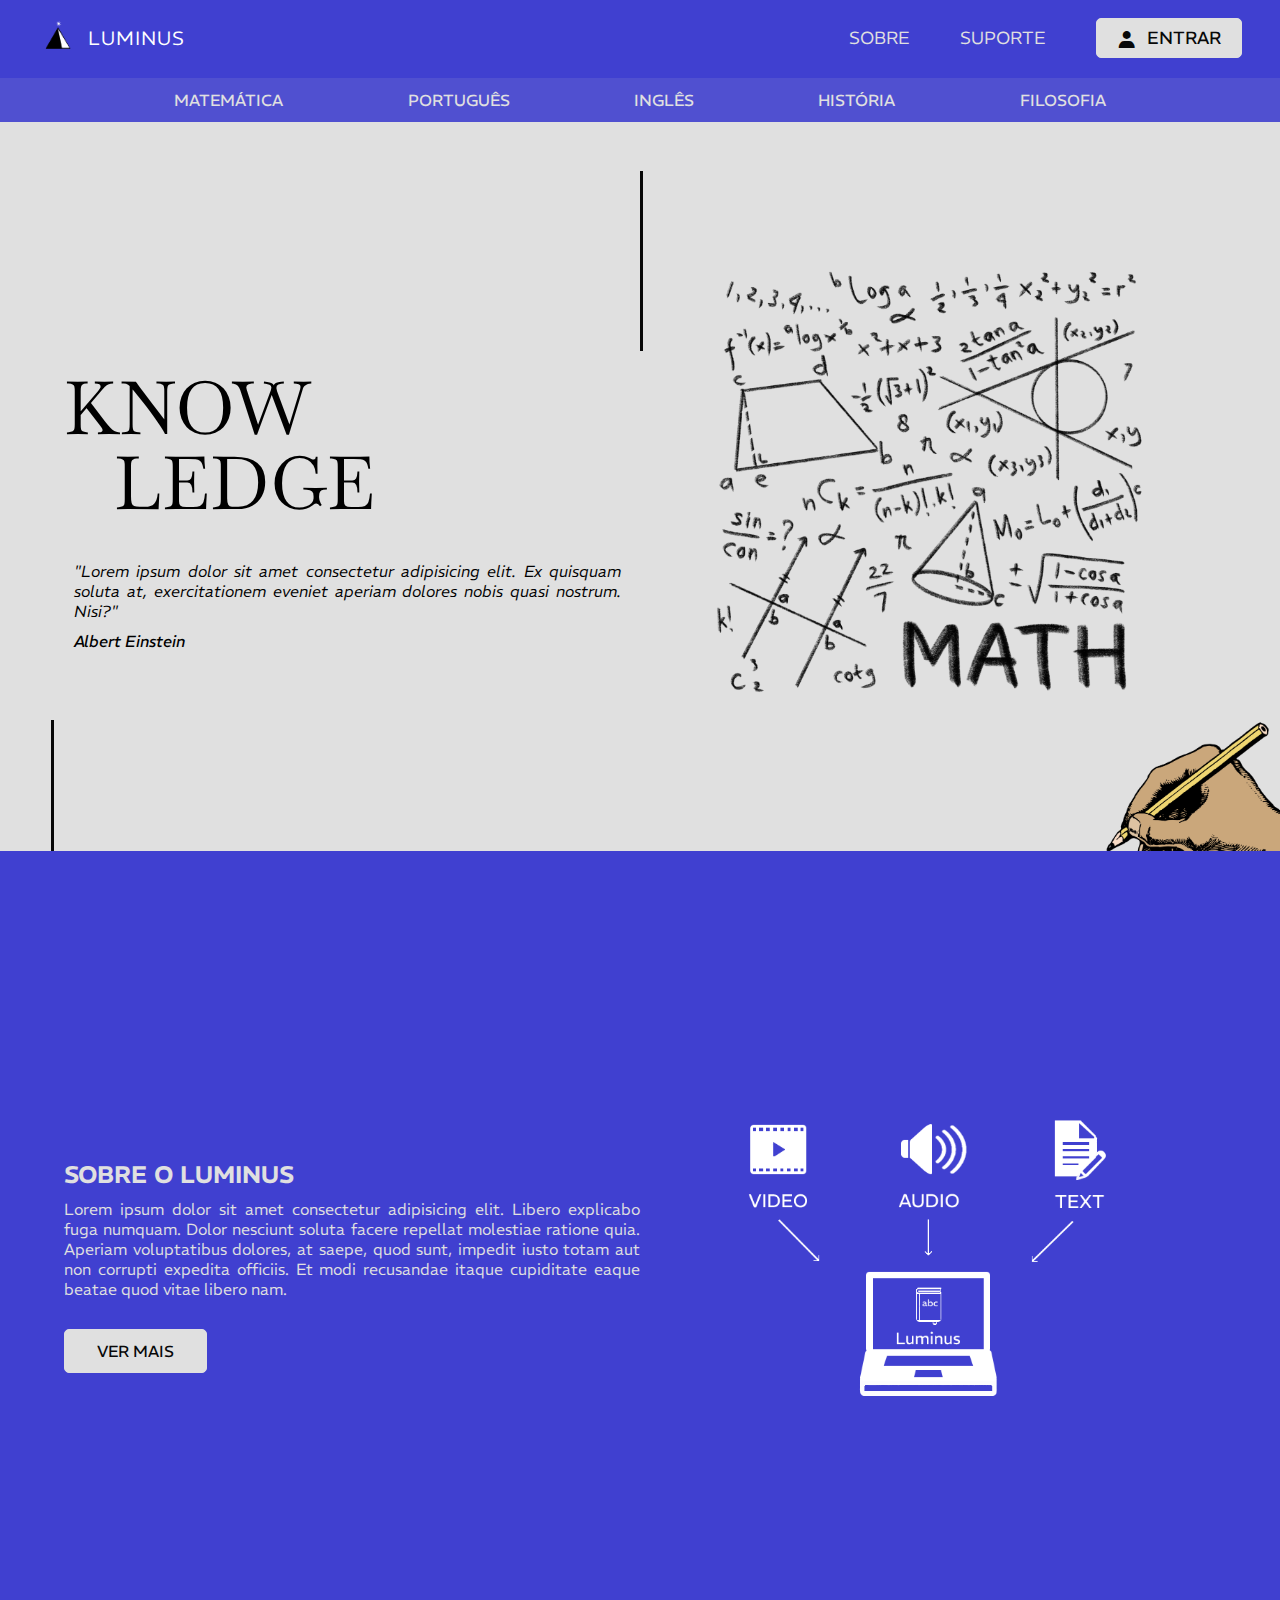
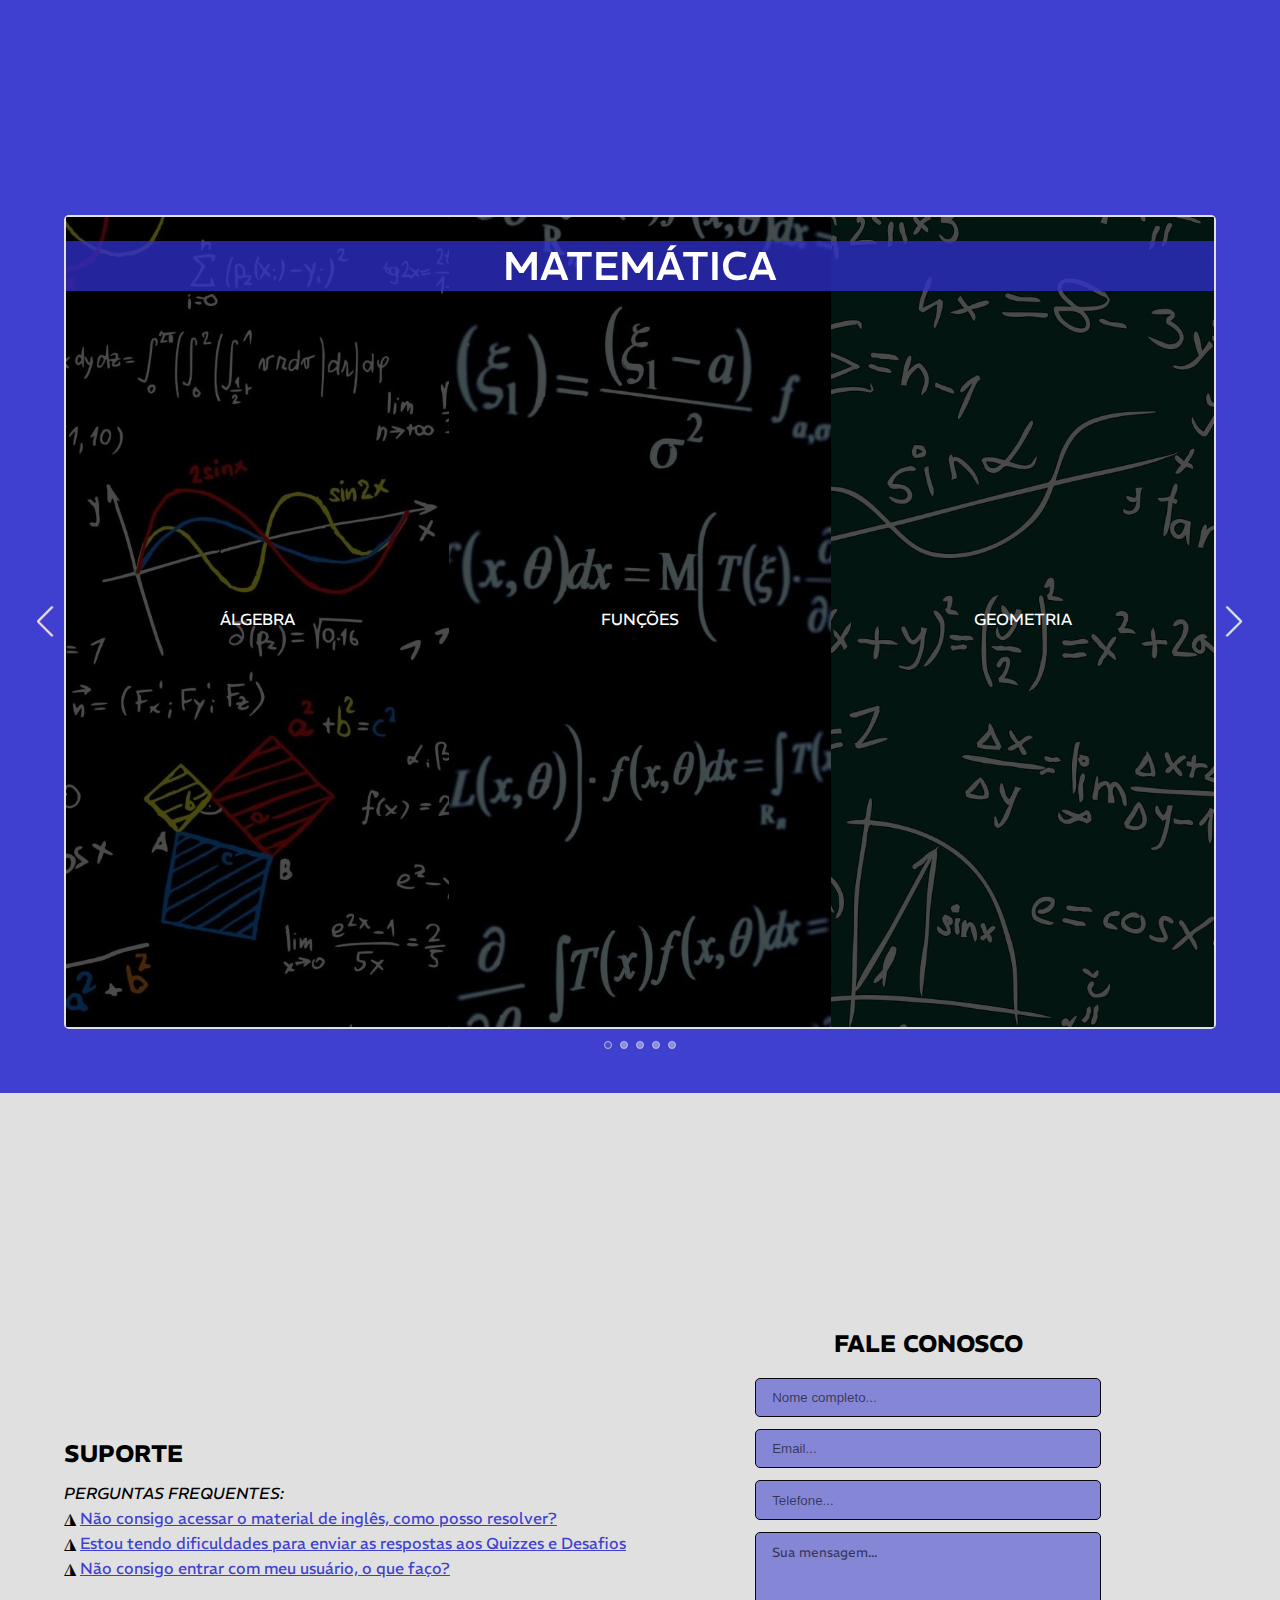
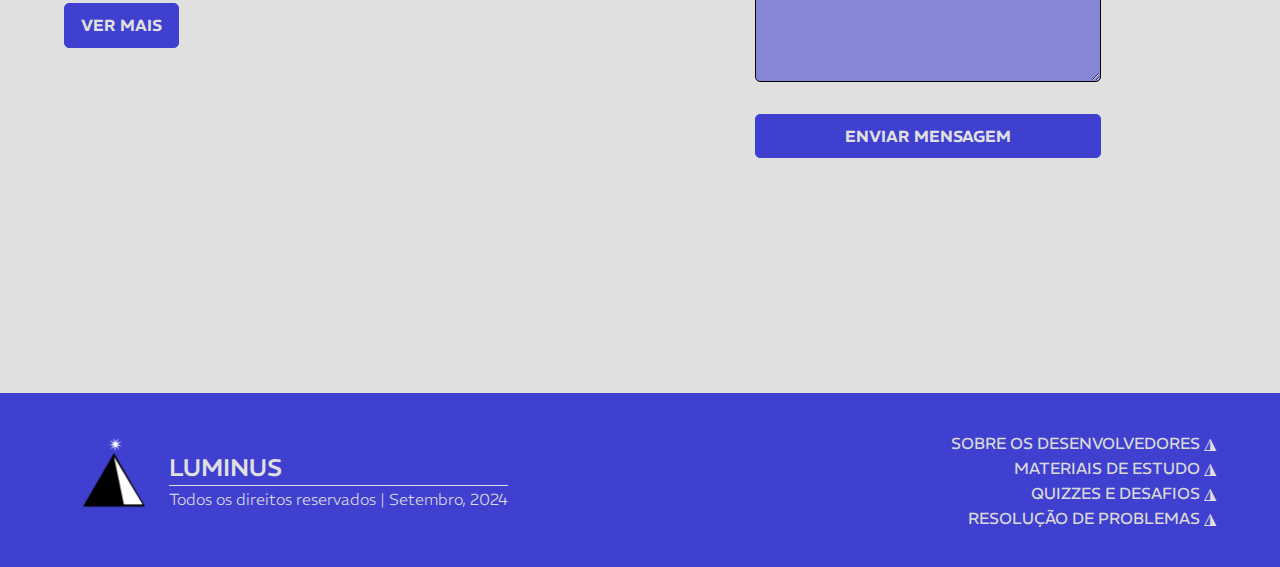
<file: index.html>
<!DOCTYPE html>
<html lang="en">

<head>
   <meta charset="UTF-8">
   <meta name="viewport" content="width=device-width, initial-scale=1.0">
   <title>Início - LUMINUS</title>
   <link rel="stylesheet" href="src/css/style.css">
   <link rel="shortcut icon" href="src/img/LOGO-ILUMINUS-1.1.png">
   <script src="src/js/script.js" defer></script>
   <link href='https://unpkg.com/boxicons@2.1.4/css/boxicons.min.css' rel='stylesheet'>
   <link rel="stylesheet" href="https://cdn.jsdelivr.net/npm/swiper@10/swiper-bundle.min.css" />
</head>

<body>
   <header class="header">
      <a id="maintitle" href="index.html"><img src="src/img/LOGO-ILUMINUS-1.1.png" alt> LUMINUS</a>
      <nav>
         <a href="#sobre" class="navig">Sobre</a>
         <a href="#suporte" class="navig">Suporte</a>
         <a href="login.html" class="btn-login"><i class='bx bxs-user'></i>Entrar</a>
      </nav>
      <div class="toggle_btn">
         <i class='bx bx-menu'></i>
      </div>
      <div class="dropdown_menu">
         <ul class="links">
            <li><a href="#sobre">Sobre</a></li>
            <li><a href="#suporte">Suporte</a></li>
            <a href class="btn-login"><i class='bx bxs-user'></i>Entrar</a>
         </ul>
   </header>
   <div class="sticky">
      <div class="space">a</div>
      <div class="subheader">
         <a href="algebraintro.html">Matemática</a>
         <a href>Português</a>
         <a href>Inglês</a>
         <a href="historiaintro.html">História</a>
         <a href>Filosofia</a>
      </div>
      <section class="hero">
         <article>
            <div class="line1"></div>
            <div class="line2"></div>
            <span id="know">KNOW</span>
            <span id="ledge">LEDGE</span>
            <p>"Lorem ipsum dolor sit amet consectetur adipisicing
               elit. Ex
               quisquam soluta at, exercitationem eveniet aperiam
               dolores
               nobis quasi nostrum. Nisi?"</p>
            <i>Albert Einstein</i>
         </article>
         <aside>
            <img class="draw" src="src/img/—Pngtree—math doodle formulas with two_6931006.png" alt>
            <img class="hand" src="src/img/331515.png" alt>
         </aside>
      </section>
      <section id="sobre" class="sobre">
         <article>
            <h2>SOBRE O LUMINUS</h2>
            <p>Lorem ipsum dolor sit amet consectetur adipisicing
               elit.
               Libero explicabo fuga numquam. Dolor nesciunt soluta
               facere
               repellat molestiae ratione quia. Aperiam
               voluptatibus
               dolores, at saepe, quod sunt, impedit iusto totam
               aut non
               corrupti expedita officiis. Et modi recusandae
               itaque
               cupiditate eaque beatae quod vitae libero nam.</p>
            <a href>VER MAIS</a>
         </article>
         <aside>
            <img src="src/img/LUMINUS-VIDEO-AUDIO-TEXTO.png" alt>
         </aside>
      </section>
      <section id="presentation" class="presentation">

         <div class="testimonial-container">
            <div class="testimonial-wrapper">
               <div class="testimonial-box mySwiper">
                  <div class="testimonial-content swiper-wrapper">
                     <div class="testimonial-slide swiper-slide">
                        <h3>Matemática</h3>
                        <div class="bak">
                           <div class="card">
                              <img src="src/img/matematica/0af003a772f72344391d0b7747c1844d.jpg" alt>
                              <span>
                                 <a href="">ÁLGEBRA</a>
                                 <ul>
                                    <li>
                                       <a href="algebraintro.html">Parte 1</a>
                                    </li>
                                    <li>
                                       <a href="">Parte 2</a>
                                    </li>
                                    <li>
                                       <a href="">Parte 3</a>
                                    </li>
                                    <li>
                                       <a href="algebraquizz.html">Quizzes</a>
                                    </li>
                                 </ul>
                              </span>
                           </div>
                           <div class="card">
                              <img src="src/img/matematica/angled-calculus-math-equations-zcadykjv1mqw68t9.jpg" alt>
                              <span>
                                 <a href="">FUNÇÕES</a>
                                 <ul>
                                    <li>
                                       <a href="">Parte 1</a>
                                    </li>
                                    <li>
                                       <a href="">Parte 2</a>
                                    </li>
                                    <li>
                                       <a href="">Parte 3</a>
                                    </li>
                                    <li>
                                       <a href="">Quizzes</a>
                                    </li>
                                 </ul>
                              </span>
                           </div>
                           <div class="card">
                              <img src="src/img/matematica/wallpapermath.jpg" alt>
                              <span>
                                 <a href="">GEOMETRIA</a>
                                 <ul>
                                    <li>
                                       <a href="">Parte 1</a>
                                    </li>
                                    <li>
                                       <a href="">Parte 2</a>
                                    </li>
                                    <li>
                                       <a href="">Parte 3</a>
                                    </li>
                                    <li>
                                       <a href="">Quizzes</a>
                                    </li>
                                 </ul>
                              </span>
                           </div>
                        </div>
                     </div>
                     <div class="testimonial-slide swiper-slide">
                        <h3>Português</h3>
                        <div class="bak">
                           <div class="card">
                              <img src="src/img/portugues/Dia_Da_Literatura_Brasileira.jpg" alt>
                              <span>
                                 <a href="">GRAMÁTICA</a>
                                 <ul>
                                    <li>
                                       <a href="">Parte 1</a>
                                    </li>
                                    <li>
                                       <a href="">Parte 2</a>
                                    </li>
                                    <li>
                                       <a href="">Parte 3</a>
                                    </li>
                                    <li>
                                       <a href="">Quizzes</a>
                                    </li>
                                 </ul>
                              </span>
                           </div>
                           <div class="card">
                              <img src="src/img/portugues/dicas-portugues-redacao-1-e1691775140396.jpg" alt>
                              <span>
                                 <a href="">LITERATURA</a>
                                 <ul>
                                    <li>
                                       <a href="">Parte 1</a>
                                    </li>
                                    <li>
                                       <a href="">Parte 2</a>
                                    </li>
                                    <li>
                                       <a href="">Parte 3</a>
                                    </li>
                                    <li>
                                       <a href="">Quizzes</a>
                                    </li>
                                 </ul>
                              </span>
                           </div>
                           <div class="card">
                              <img
                                 src="src/img/portugues/origem-da-literatura-brasileira-qual-polemica-gira-em-torno-dela-6-960x640.jpg"
                                 alt>
                              <span>
                                 <a href="">REDAÇÃO</a>
                                 <ul>
                                    <li>
                                       <a href="">Parte 1</a>
                                    </li>
                                    <li>
                                       <a href="">Parte 2</a>
                                    </li>
                                    <li>
                                       <a href="">Parte 3</a>
                                    </li>
                                    <li>
                                       <a href="">Quizzes</a>
                                    </li>
                                 </ul>
                              </span>
                           </div>
                        </div>
                     </div>
                     <div class="testimonial-slide swiper-slide">
                        <h3>Inglês</h3>
                        <div class="bak">
                           <div class="card">
                              <img src="src/img/ingles/6-tips-to-rule-the-art-of-conversation-1024x682-1.jpg" alt>
                              <span>
                                 <a href="">CONVERSAÇÃO</a>
                                 <ul>
                                    <li>
                                       <a href="">Parte 1</a>
                                    </li>
                                    <li>
                                       <a href="">Parte 2</a>
                                    </li>
                                    <li>
                                       <a href="">Parte 3</a>
                                    </li>
                                    <li>
                                       <a href="">Quizzes</a>
                                    </li>
                                 </ul>
                              </span>
                           </div>
                           <div class="card">
                              <img src="src/img/ingles/ingles-britanico-e-o-ingles-americano.jpg" alt>
                              <span>
                                 <a href="">GRAMÁTICA</a>
                                 <ul>
                                    <li>
                                       <a href="">Parte 1</a>
                                    </li>
                                    <li>
                                       <a href="">Parte 2</a>
                                    </li>
                                    <li>
                                       <a href="">Parte 3</a>
                                    </li>
                                    <li>
                                       <a href="">Quizzes</a>
                                    </li>
                                 </ul>
                              </span>
                           </div>
                           <div class="card">
                              <img src="src/img/ingles/conversacao-para-iniciantes-em-ingles.jpg" alt>
                              <span>
                                 <a href="">TRADUÇÃO</a>
                                 <ul>
                                    <li>
                                       <a href="">Parte 1</a>
                                    </li>
                                    <li>
                                       <a href="">Parte 2</a>
                                    </li>
                                    <li>
                                       <a href="">Parte 3</a>
                                    </li>
                                    <li>
                                       <a href="">Quizzes</a>
                                    </li>
                                 </ul>
                              </span>
                           </div>
                        </div>
                     </div>
                     <div class="testimonial-slide swiper-slide">
                        <h3>História</h3>
                        <div class="bak">
                           <div class="card">
                              <img src="src/img/historia/Curso-de-Historia-capa.jpg" alt>
                              <span>
                                 <a href="">SEGUNDA GUERRA</a>
                                 <ul>
                                    <li>
                                       <a href="">Parte 1</a>
                                    </li>
                                    <li>
                                       <a href="">Parte 2</a>
                                    </li>
                                    <li>
                                       <a href="">Parte 3</a>
                                    </li>
                                    <li>
                                       <a href="">Quizzes</a>
                                    </li>
                                 </ul>
                              </span>
                           </div>
                           <div class="card">
                              <img src="src/img/historia/historia.webp" alt>
                              <span>
                                 <a href="">GUERRA FRIA</a>
                                 <ul>
                                    <li>
                                       <a href="">Parte 1</a>
                                    </li>
                                    <li>
                                       <a href="">Parte 2</a>
                                    </li>
                                    <li>
                                       <a href="">Parte 3</a>
                                    </li>
                                    <li>
                                       <a href="">Quizzes</a>
                                    </li>
                                 </ul>
                              </span>
                           </div>
                           <div class="card">
                              <img src="src/img/historia/História-do-Brasil.jpg" alt>
                              <span>
                                 <a href="">HISTÓRIA DO BRASIL</a>
                                 <ul>
                                    <li>
                                       <a href="">Parte 1</a>
                                    </li>
                                    <li>
                                       <a href="">Parte 2</a>
                                    </li>
                                    <li>
                                       <a href="">Parte 3</a>
                                    </li>
                                    <li>
                                       <a href="">Quizzes</a>
                                    </li>
                                 </ul>
                              </span>
                           </div>
                        </div>
                     </div>
                     <div class="testimonial-slide swiper-slide">
                        <h3>Filosofia</h3>
                        <div class="bak">
                           <div class="card">
                              <img src="src/img/filosofia/filosofia-moderna-homem-vitruviano.webp" alt>
                              <span>
                                 <a href="">ÉTICA</a>
                                 <ul>
                                    <li>
                                       <a href="">Parte 1</a>
                                    </li>
                                    <li>
                                       <a href="">Parte 2</a>
                                    </li>
                                    <li>
                                       <a href="">Parte 3</a>
                                    </li>
                                    <li>
                                       <a href="">Quizzes</a>
                                    </li>
                                 </ul>
                              </span>
                           </div>
                           <div class="card">
                              <img
                                 src="src/img/filosofia/o-que-e-filosofia-origem-objeto-de-estudo-e-aplicabilidade-2.png"
                                 alt>
                              <span>
                                 <a href="">TÉCNICA</a>
                                 <ul>
                                    <li>
                                       <a href="">Parte 1</a>
                                    </li>
                                    <li>
                                       <a href="">Parte 2</a>
                                    </li>
                                    <li>
                                       <a href="">Parte 3</a>
                                    </li>
                                    <li>
                                       <a href="">Quizzes</a>
                                    </li>
                                 </ul>
                              </span>
                           </div>
                           <div class="card">
                              <img src="src/img/historia/História-do-Brasil.jpg" alt>
                              <span>
                                 <a href="">LÓGICA</a>
                                 <ul>
                                    <li>
                                       <a href="">Parte 1</a>
                                    </li>
                                    <li>
                                       <a href="">Parte 2</a>
                                    </li>
                                    <li>
                                       <a href="">Parte 3</a>
                                    </li>
                                    <li>
                                       <a href="">Quizzes</a>
                                    </li>
                                 </ul>
                              </span>
                           </div>
                        </div>
                     </div>
                  </div>
                  <div class="swiper-button-next"></div>
                  <div class="swiper-button-prev"></div>
                  <div class="swiper-pagination"></div>
               </div>
            </div>
         </div>
      </section>
      <section id="suporte" class="suporte">
         <article>
            <h2>SUPORTE</h2>
            <span>PERGUNTAS FREQUENTES:</span>
            <p>◮ <a href>Não consigo acessar o material de inglês, como
                  posso
                  resolver?</a></p>
            <p>◮ <a href>Estou tendo dificuldades para enviar as
                  respostas
                  aos
                  Quizzes e Desafios</a></p>
            <p>◮ <a href>Não consigo entrar com meu usuário, o que
                  faço?</a></p>
            <a href>VER MAIS</a>
         </article>
         <aside>
            <h2>FALE CONOSCO</h2>
            <form action>
               <input class="preencher" type="text" placeholder="Nome completo...">
               <input class="preencher" type="email" placeholder="Email...">
               <input class="preencher" type="tel" placeholder="Telefone...">
               <textarea placeholder="Sua mensagem..." id></textarea>
               <input class="enter" type="submit" value="ENVIAR MENSAGEM">
            </form>
         </aside>
      </section>
      <footer class="footer">
         <div class="logo">
            <img src="src/img/LOGO-ILUMINUS-1.1.png" alt>
            <div class="sublogo">
               <h2>LUMINUS</h2>
               <div class="linelogo"></div>
               <span>Todos os direitos reservados | Setembro,
                  2024</span>
            </div>
         </div>
         <nav>
            <ul>
               <li><a href>SOBRE OS DESENVOLVEDORES</a> ◮</li>
               <li><a href>MATERIAIS DE ESTUDO</a> ◮</li>
               <li><a href>QUIZZES E DESAFIOS</a> ◮</li>
               <li><a href>RESOLUÇÃO DE PROBLEMAS</a> ◮</li>
            </ul>
         </nav>
      </footer>
   </div>
   <script src="https://cdn.jsdelivr.net/npm/swiper@10/swiper-bundle.min.js"></script>
</body>

</html>
</file>
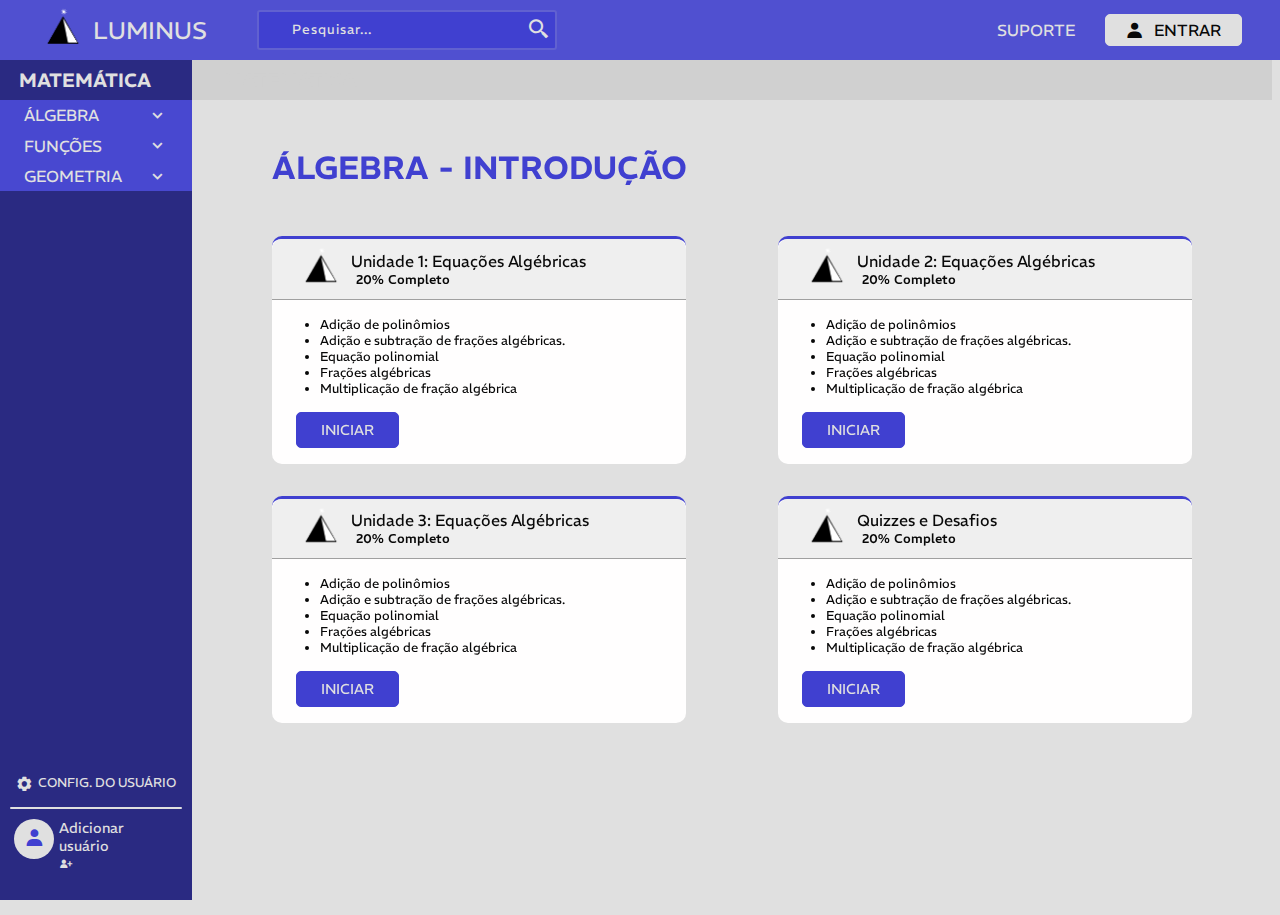
<file: algebraintro.html>
<!DOCTYPE html>
<html lang="en">
    <head>
        <meta charset="UTF-8">
        <meta name="viewport" content="width=device-width, initial-scale=1.0">
        <title>Introdução à Álgebra - Luminus</title>
        <link rel="stylesheet" href="src/css/subjects.css">
        <link rel="shortcut icon" href="src/img/LOGO-ILUMINUS-1.1.png">
        <link href='https://unpkg.com/boxicons@2.1.4/css/boxicons.min.css'
            rel='stylesheet'>
        <script type="text/javascript" src="src/js/sidebar.js" defer></script>
    </head>
    <body>
        <header class="header">
            <main>
                <a href="index.html">
                    <img src="src/img/LOGO-ILUMINUS-1.1.png" alt>
                    LUMINUS
                </a>
                <span>
                    <input type="search" placeholder="Pesquisar...">
                    <i class='bx bx-search-alt-2'></i>
                </span>
            </main>
            <aside>
                <a href class="navig">Suporte</a>
                <a href="login.html" class="btn-login"><i class='bx bxs-user'></i> Entrar</a>
            </aside>
        </header>
        <nav id="sidebar">
            <ul>
                <h2>MATEMÁTICA</h2>
                <li>
                    <button onclick=toggleSubMenu(this) class="dropdown-btn">
                        <span>Álgebra</span>
                        <i class='bx bx-chevron-down'></i>
                    </button>
                    <ul class="sub-menu">
                        <div>
                            <a href="algebraintro.html"><li>Introdução</li></a>
                            <li><button onclick="myFunction()">Un. 1: Equações
                                    Algébricas</button></li>
                            <li><button onclick="myFunction()">Un. 2: Equações
                                    Algébricas</button></li>
                            <li><button onclick="myFunction()">Un. 3: Equações
                                    Algébricas</button></li>
                            <a href="algebraquizz.html"><li>Quizzes e
                                    Desafios</li></a>
                        </div>
                    </ul>
                </li>
                <li>
                    <button onclick=toggleSubMenu(this) class="dropdown-btn">
                        <span>Funções</span>
                        <i class='bx bx-chevron-down'></i>
                    </button>
                    <ul class="sub-menu">
                        <div>
                            <li><button onclick="myFunction1()">Un. 1: Equações
                                    Algébricas</button></li>
                            <li><button onclick="myFunction1()">Un. 2: Equações
                                    Algébricas</button></li>
                            <li><button onclick="myFunction1()">Un. 3: Equações
                                    Algébricas</button></li>
                            <li><a href="algebraquizz.html">Quizzes e
                                    Desafios</a></li>
                        </div>
                    </ul>
                </li>
                <li>
                    <button onclick=toggleSubMenu(this) class="dropdown-btn">
                        <span>Geometria</span>
                        <i class='bx bx-chevron-down'></i>
                    </button>
                    <ul class="sub-menu">
                        <div>
                            <li><button onclick="myFunction2()">Un. 1: Equações
                                    Algébricas</button></li>
                            <li><button onclick="myFunction2()">Un. 2: Equações
                                    Algébricas</button></li>
                            <li><button onclick="myFunction2()">Un. 3: Equações
                                    Algébricas</button></li>
                            <li><a href="algebraquizz.html">Quizzes e
                                    Desafios</a></li>
                        </div>
                    </ul>
                </li>
            </ul>
            <div class="sidebarbottom">
                <a class="configs">
                    <i class='bx bxs-cog'></i> CONFIG. DO USUÁRIO
                </a>
                <div class="line"></div>
                <a href="#" class="user">
                    <div class="status">
                        <div class="iconcircle">
                            <i class='bx bxs-user'></i>
                        </div>
                        <b>Adicionar usuário
                            <i class='bx bxs-user-plus'></i>
                        </b>
                    </div>
                </a>
            </div>
        </nav>
        <article>
            <div class="sub"><h2>MATEMÁTICA</h2></div>
                <div class="content">
                    <h1>ÁLGEBRA - INTRODUÇÃO</h1>
                    <div class="un">
                        <div class="card">
                            <div class="title">
                                <img src="src/img/LOGO-ILUMINUS-1.1.png" alt>
                                <span>
                                    <p>Unidade 1: Equações Algébricas</p>
                                    <b>20% Completo</b>
                                </span>
                            </div>
                            <ul>
                                <li>Adição de polinômios</li>
                                <li>Adição e subtração de frações
                                    algébricas.</li>
                                <li>Equação polinomial</li>
                                <li> Frações algébricas</li>
                                <li>Multiplicação de fração algébrica</li>
                            </ul>
                            <a href="algebraun1.html">INICIAR</a>
                        </div>
                        <div class="card">
                            <div class="title">
                                <img src="src/img/LOGO-ILUMINUS-1.1.png" alt>
                                <span>
                                    <p>Unidade 2: Equações Algébricas</p>
                                    <b>20% Completo</b>
                                </span>
                            </div>
                            <ul>
                                <li>Adição de polinômios</li>
                                <li>Adição e subtração de frações
                                    algébricas.</li>
                                <li>Equação polinomial</li>
                                <li> Frações algébricas</li>
                                <li>Multiplicação de fração algébrica</li>
                            </ul>
                            <a href="algebraun2.html">INICIAR</a>
                        </div>
                        <div class="card">
                            <div class="title">
                                <img src="src/img/LOGO-ILUMINUS-1.1.png" alt>
                                <span>
                                    <p>Unidade 3: Equações Algébricas</p>
                                    <b>20% Completo</b>
                                </span>
                            </div>
                            <ul>
                                <li>Adição de polinômios</li>
                                <li>Adição e subtração de frações
                                    algébricas.</li>
                                <li>Equação polinomial</li>
                                <li> Frações algébricas</li>
                                <li>Multiplicação de fração algébrica</li>
                            </ul>
                            <a href="algebraun3.html">INICIAR</a>
                        </div>
                        <div class="card">
                            <div class="title">
                                <img src="src/img/LOGO-ILUMINUS-1.1.png" alt>
                                <span>
                                    <p>Quizzes e Desafios</p>
                                    <b>20% Completo</b>
                                </span>
                            </div>
                            <ul>
                                <li>Adição de polinômios</li>
                                <li>Adição e subtração de frações
                                    algébricas.</li>
                                <li>Equação polinomial</li>
                                <li> Frações algébricas</li>
                                <li>Multiplicação de fração algébrica</li>
                            </ul>
                            <a href="algebraquizz.html">INICIAR</a>
                        </div>
                    </div>
                </div>
            </article>
            <div class id="window">
                <h2>SELECIONE: <i onclick="btnclose()" id="btn-close"
                        class='bx bx-x'></i></h2>
                <div class="roul">
                    <div class="slct">
                        <i class='bx bxs-videos'></i>
                        <h4>VÍDEO</h4>
                        <p>Lorem ipsum dolor sit amet consectetur, adipisicing
                            elit.
                            Consequatur ipsa quod perspiciatis natus ipsum,
                            atque
                            suscipit minus culpa eligendi, aliquam nam autem
                            cumque,
                            dolorem omnis iste. Quod blanditiis soluta
                            exercitationem.</p>
                        <a href="algebraun1.html#video">Começar</a>
                    </div>
                    <div class="slct">
                        <i class='bx bxs-microphone'></i>
                        <h4>ÁUDIO</h4>
                        <p>Lorem ipsum dolor sit amet consectetur, adipisicing
                            elit.
                            Consequatur ipsa quod perspiciatis natus ipsum,
                            atque
                            suscipit minus culpa eligendi, aliquam nam autem
                            cumque,
                            dolorem omnis iste. Quod blanditiis soluta
                            exercitationem.</p>
                        <a href="algebraun1.html#audio">Começar</a>
                    </div>
                    <div class="slct">
                        <i class='bx bx-text'></i>
                        <h4>TEXTO</h4>
                        <p>Lorem ipsum dolor sit amet consectetur, adipisicing
                            elit.
                            Consequatur ipsa quod perspiciatis natus ipsum,
                            atque
                            suscipit minus culpa eligendi, aliquam nam autem
                            cumque,
                            dolorem omnis iste. Quod blanditiis soluta
                            exercitationem.</p>
                        <a href="algebraun1.html#texto">Começar</a>
                    </div>
                </div>
            </div>
            <div class id="window1">
                <h2>SELECIONE: <i onclick="btnclose1()" id="btn-close"
                        class='bx bx-x'></i></h2>
                <div class="roul">
                    <div class="slct">
                        <i class='bx bxs-videos'></i>
                        <h4>VÍDEO</h4>
                        <p>Lorem ipsum dolor sit amet consectetur, adipisicing
                            elit.
                            Consequatur ipsa quod perspiciatis natus ipsum,
                            atque
                            suscipit minus culpa eligendi, aliquam nam autem
                            cumque,
                            dolorem omnis iste. Quod blanditiis soluta
                            exercitationem.</p>
                        <a href="algebraun2.html#video">Começar</a>
                    </div>
                    <div class="slct">
                        <i class='bx bxs-microphone'></i>
                        <h4>ÁUDIO</h4>
                        <p>Lorem ipsum dolor sit amet consectetur, adipisicing
                            elit.
                            Consequatur ipsa quod perspiciatis natus ipsum,
                            atque
                            suscipit minus culpa eligendi, aliquam nam autem
                            cumque,
                            dolorem omnis iste. Quod blanditiis soluta
                            exercitationem.</p>
                        <a href="algebraun2.html#audio">Começar</a>
                    </div>
                    <div class="slct">
                        <i class='bx bx-text'></i>
                        <h4>TEXTO</h4>
                        <p>Lorem ipsum dolor sit amet consectetur, adipisicing
                            elit.
                            Consequatur ipsa quod perspiciatis natus ipsum,
                            atque
                            suscipit minus culpa eligendi, aliquam nam autem
                            cumque,
                            dolorem omnis iste. Quod blanditiis soluta
                            exercitationem.</p>
                        <a href="algebraun2.html#texto">Começar</a>
                    </div>
                </div>
            </div>
            <div class id="window2">
                <h2>SELECIONE: <i onclick="btnclose2()" id="btn-close"
                        class='bx bx-x'></i></h2>
                <div class="roul">
                    <div class="slct">
                        <i class='bx bxs-videos'></i>
                        <h4>VÍDEO</h4>
                        <p>Lorem ipsum dolor sit amet consectetur, adipisicing
                            elit.
                            Consequatur ipsa quod perspiciatis natus ipsum,
                            atque
                            suscipit minus culpa eligendi, aliquam nam autem
                            cumque,
                            dolorem omnis iste. Quod blanditiis soluta
                            exercitationem.</p>
                        <a href="algebraun3.html#video">Começar</a>
                    </div>
                    <div class="slct">
                        <i class='bx bxs-microphone'></i>
                        <h4>ÁUDIO</h4>
                        <p>Lorem ipsum dolor sit amet consectetur, adipisicing
                            elit.
                            Consequatur ipsa quod perspiciatis natus ipsum,
                            atque
                            suscipit minus culpa eligendi, aliquam nam autem
                            cumque,
                            dolorem omnis iste. Quod blanditiis soluta
                            exercitationem.</p>
                        <a href="algebraun3.html#audio">Começar</a>
                    </div>
                    <div class="slct">
                        <i class='bx bx-text'></i>
                        <h4>TEXTO</h4>
                        <p>Lorem ipsum dolor sit amet consectetur, adipisicing
                            elit.
                            Consequatur ipsa quod perspiciatis natus ipsum,
                            atque
                            suscipit minus culpa eligendi, aliquam nam autem
                            cumque,
                            dolorem omnis iste. Quod blanditiis soluta
                            exercitationem.</p>
                        <a href="algebraun3.html#texto">Começar</a>
                    </div>
                </div>
            </div>
        </body>
    </html>
</file>
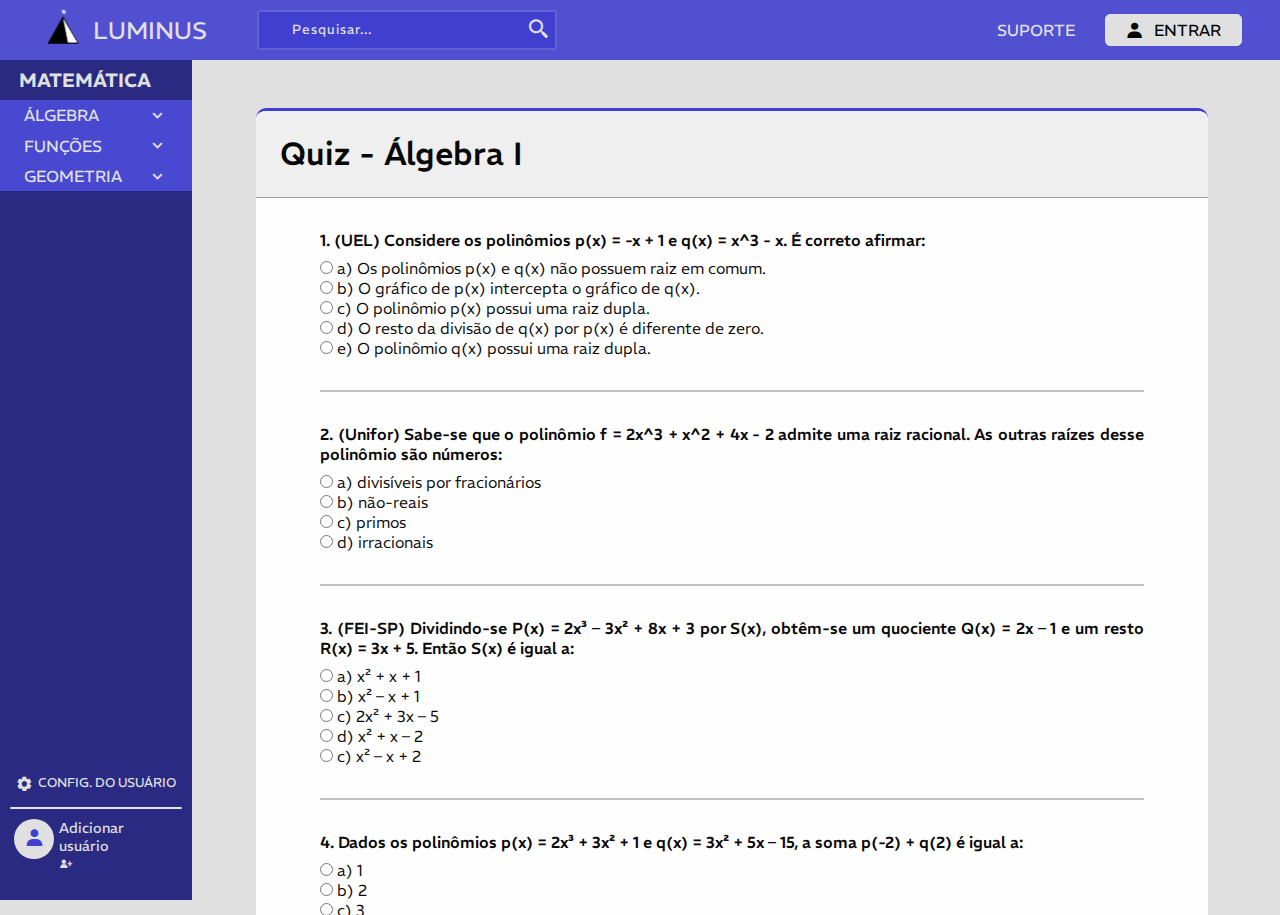
<file: algebraquizz.html>
<!DOCTYPE html>
<html lang="en">

<head>
    <meta charset="UTF-8">
    <meta name="viewport" content="width=device-width, initial-scale=1.0">
    <title>Introdução à Álgebra - Luminus</title>
    <link rel="stylesheet" href="src/css/subjects.css">
    <link rel="shortcut icon" href="src/img/LOGO-ILUMINUS-1.1.png">
    <link href='https://unpkg.com/boxicons@2.1.4/css/boxicons.min.css' rel='stylesheet'>
    <script type="text/javascript" src="src/js/sidebar.js" defer></script>
</head>

<body>
    <header class="header">
        <main>
            <a href="index.html">
                <img src="src/img/LOGO-ILUMINUS-1.1.png" alt>
                LUMINUS
            </a>
            <span>
                <input type="search" placeholder="Pesquisar...">
                <i class='bx bx-search-alt-2'></i>
            </span>
        </main>
        <aside>
            <a href class="navig">Suporte</a>
            <a href="login.html" class="btn-login"><i class='bx bxs-user'></i> Entrar</a>
        </aside>
    </header>

    <nav id="sidebar">
        <ul>
            <h2>MATEMÁTICA</h2>
            <li>
                <button onclick=toggleSubMenu(this) class="dropdown-btn">
                    <span>Álgebra</span>
                    <i class='bx bx-chevron-down'></i>
                </button>
                <ul class="sub-menu">
                    <div>
                        <a href="algebraintro.html">
                            <li>Introdução</li>
                        </a>
                        <li><button onclick="myFunction()">Un. 1: Equações
                                Algébricas</button></li>
                        <li><button onclick="myFunction()">Un. 2: Equações
                                Algébricas</button></li>
                        <li><button onclick="myFunction()">Un. 3: Equações
                                Algébricas</button></li>
                        <a href="algebraquizz.html">
                            <li>Quizzes e
                                Desafios</li>
                        </a>
                    </div>
                </ul>
            </li>
            <li>
                <button onclick=toggleSubMenu(this) class="dropdown-btn">
                    <span>Funções</span>
                    <i class='bx bx-chevron-down'></i>
                </button>
                <ul class="sub-menu">
                    <div>
                        <li><button onclick="myFunction1()">Un. 1: Equações
                                Algébricas</button></li>
                        <li><button onclick="myFunction1()">Un. 2: Equações
                                Algébricas</button></li>
                        <li><button onclick="myFunction1()">Un. 3: Equações
                                Algébricas</button></li>
                        <li><a href="algebraquizz.html">Quizzes e
                                Desafios</a></li>
                    </div>
                </ul>
            </li>
            <li>
                <button onclick=toggleSubMenu(this) class="dropdown-btn">
                    <span>Geometria</span>
                    <i class='bx bx-chevron-down'></i>
                </button>
                <ul class="sub-menu">
                    <div>
                        <li><button onclick="myFunction2()">Un. 1: Equações
                                Algébricas</button></li>
                        <li><button onclick="myFunction2()">Un. 2: Equações
                                Algébricas</button></li>
                        <li><button onclick="myFunction2()">Un. 3: Equações
                                Algébricas</button></li>
                        <li><a href="algebraquizz.html">Quizzes e
                                Desafios</a></li>
                    </div>
                </ul>
            </li>
        </ul>
        <div class="sidebarbottom">
            <a class="configs">
                <i class='bx bxs-cog'></i> CONFIG. DO USUÁRIO
            </a>
            <div class="line"></div>
            <a href="#" class="user">
                <div class="status">
                    <div class="iconcircle">
                        <i class='bx bxs-user'></i>
                    </div>
                    <b>Adicionar usuário
                        <i class='bx bxs-user-plus'></i>
                    </b>
                </div>
            </a>
        </div>
    </nav>

    <article>
        <div class="quiz-container">
            <div class="title">
                <h1>Quiz - Álgebra I</h1>
            </div>
            <div id="quizForm">
                <div class="qsts">
                    <div class="question">
                        <p>1. (UEL) Considere os polinômios p(x) = -x + 1 e q(x) = x^3 - x. É correto afirmar:</p>
                        <label><input type="radio" name="q1" value="a"> a) Os polinômios p(x) e q(x) não possuem raiz em
                            comum. </label><br>
                        <label><input type="radio" name="q1" value="b"> b) O gráfico de p(x) intercepta o gráfico de
                            q(x). </label><br>
                        <label><input type="radio" name="q1" value="c"> c) O polinômio p(x) possui uma raiz dupla.
                        </label><br>
                        <label><input type="radio" name="q1" value="d"> d) O resto da divisão de q(x) por p(x) é
                            diferente de zero. </label><br>
                        <label><input type="radio" name="q1" value="e"> e) O polinômio q(x) possui uma raiz dupla.
                        </label><br>
                        <p class="feedback"></p>
                    </div>

                    <div class="separa"></div>

                    <div class="question">
                        <p>2. (Unifor) Sabe-se que o polinômio f = 2x^3 + x^2 + 4x - 2 admite uma raiz racional. As
                            outras raízes desse polinômio são números:</p>
                        <label><input type="radio" name="q2" value="a"> a) divisíveis por fracionários</label><br>
                        <label><input type="radio" name="q2" value="b"> b) não-reais</label><br>
                        <label><input type="radio" name="q2" value="c"> c) primos</label><br>
                        <label><input type="radio" name="q2" value="d"> d) irracionais</label><br>
                        <p class="feedback"></p>
                    </div>

                    <div class="separa"></div>

                    <div class="question">
                        <p>3. (FEI-SP) Dividindo-se P(x) = 2x³ – 3x² + 8x + 3 por S(x), obtêm-se um quociente Q(x) = 2x
                            – 1 e um resto R(x) = 3x + 5. Então S(x) é igual a:</p>
                        <label><input type="radio" name="q3" value="a"> a) x² + x + 1</label><br>
                        <label><input type="radio" name="q3" value="b"> b) x² – x + 1</label><br>
                        <label><input type="radio" name="q3" value="c"> c) 2x² + 3x – 5</label><br>
                        <label><input type="radio" name="q3" value="d"> d) x² + x – 2</label><br>
                        <label><input type="radio" name="q3" value="e"> c) x² – x + 2</label><br>
                        <p class="feedback"></p>
                    </div>

                    <div class="separa"></div>

                    <div class="question">
                        <p>4. Dados os polinômios p(x) = 2x³ + 3x² + 1 e q(x) = 3x² + 5x – 15, a soma p(-2) + q(2) é
                            igual a:</p>
                        <label><input type="radio" name="q4" value="a"> a) 1 </label><br>
                        <label><input type="radio" name="q4" value="b"> b) 2 </label><br>
                        <label><input type="radio" name="q4" value="c"> c) 3 </label><br>
                        <label><input type="radio" name="q4" value="d"> d) 4 </label><br>
                        <label><input type="radio" name="q4" value="e"> e) 5 </label><br>
                        <p class="feedback"></p>
                    </div>

                    <div class="separa"></div>

                    <div class="question">
                        <p>5. (Fuvest) Seja p(x) = x^4+ bx^3+ cx^2+ dx + e um polinômio com coeficientes inteiros.
                            Sabe-se que as quatro raízes de p(x) são inteiras e que três delas são pares e uma é impar.
                            Quantos coeficientes pares têm o polinômio p(x)?</p>
                        <label><input type="radio" name="q5" value="a"> a) 0 </label><br>
                        <label><input type="radio" name="q5" value="b"> b) 1 </label><br>
                        <label><input type="radio" name="q5" value="c"> c) 2 </label><br>
                        <label><input type="radio" name="q5" value="d"> d) 3 </label><br>
                        <label><input type="radio" name="q5" value="e"> e) 4 </label><br>
                        <p class="feedback"></p>
                    </div>
                </div>

                <button onclick="verGabarito()">Ver Gabarito</button>
            </div>

        </div>
    </article>

    <div id="result"></div>
    </div>

    <!-- 1.B   2.E   3.E   4.E   5.D -->

    <script>
        function verGabarito() {
            let gabarito = {
                "q1": "b",
                "q2": "e",
                "q3": "e",
                "q4": "e",
                "q5": "d",
            };

            document.querySelectorAll(".question").forEach((perguntaDiv, index) => {
                let nomePergunta = `q${index + 1}`;
                let resCerta = gabarito[nomePergunta];
                let resUser = perguntaDiv.querySelector(`input[name="${nomePergunta}"]:checked`);
                let feedbackElement = perguntaDiv.querySelector(".feedback");

                if (resUser) {
                    if (resUser.value === resCerta) {
                        feedbackElement.textContent = "✔ Correto!";
                        feedbackElement.className = "feedback correct";
                    } else {
                        feedbackElement.textContent = `✘ Errado! Resposta certa: (${resCerta})`;
                        feedbackElement.className = "feedback incorrect";
                    }
                } else {
                    feedbackElement.textContent = "⚠ Escolha uma opção!";
                    feedbackElement.className = "feedback incorrect";
                }
            });
        }
    </script>

    <div class id="window">
        <h2>SELECIONE: <i onclick="btnclose()" id="btn-close" class='bx bx-x'></i></h2>
        <div class="roul">
            <div class="slct">
                <i class='bx bxs-videos'></i>
                <h4>VÍDEO</h4>
                <p>Lorem ipsum dolor sit amet consectetur, adipisicing
                    elit.
                    Consequatur ipsa quod perspiciatis natus ipsum,
                    atque
                    suscipit minus culpa eligendi, aliquam nam autem
                    cumque,
                    dolorem omnis iste. Quod blanditiis soluta
                    exercitationem.</p>
                <a href="algebraun1.html#video">Começar</a>
            </div>
            <div class="slct">
                <i class='bx bxs-microphone'></i>
                <h4>ÁUDIO</h4>
                <p>Lorem ipsum dolor sit amet consectetur, adipisicing
                    elit.
                    Consequatur ipsa quod perspiciatis natus ipsum,
                    atque
                    suscipit minus culpa eligendi, aliquam nam autem
                    cumque,
                    dolorem omnis iste. Quod blanditiis soluta
                    exercitationem.</p>
                <a href="algebraun1.html#audio">Começar</a>
            </div>
            <div class="slct">
                <i class='bx bx-text'></i>
                <h4>TEXTO</h4>
                <p>Lorem ipsum dolor sit amet consectetur, adipisicing
                    elit.
                    Consequatur ipsa quod perspiciatis natus ipsum,
                    atque
                    suscipit minus culpa eligendi, aliquam nam autem
                    cumque,
                    dolorem omnis iste. Quod blanditiis soluta
                    exercitationem.</p>
                <a href="algebraun1.html#texto">Começar</a>
            </div>
        </div>
    </div>

</body>

</html>
</file>
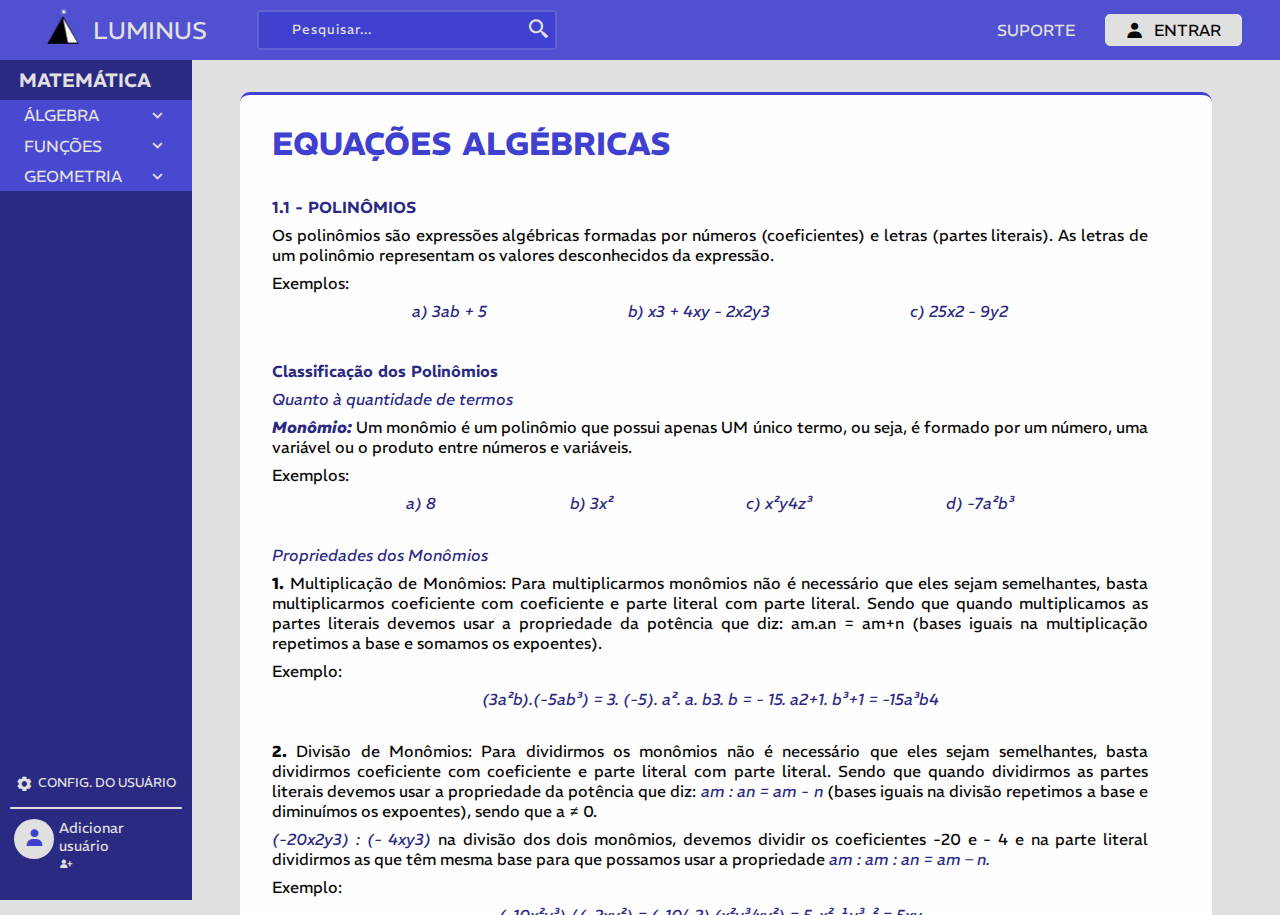
<file: algebraun1.html>
<!DOCTYPE html>
<html lang="en">

<head>
    <meta charset="UTF-8">
    <meta name="viewport" content="width=device-width, initial-scale=1.0">
    <title>Introdução à Álgebra - Luminus</title>
    <link rel="stylesheet" href="src/css/subjects.css">
    <link rel="shortcut icon" href="src/img/LOGO-ILUMINUS-1.1.png">
    <link href='https://unpkg.com/boxicons@2.1.4/css/boxicons.min.css' rel='stylesheet'>
    <script type="text/javascript" src="src/js/sidebar.js" defer></script>

</head>

<body>
    <header class="header">
        <main>
            <a href="index.html">
                <img src="src/img/LOGO-ILUMINUS-1.1.png" alt>
                LUMINUS
            </a>
            <span>
                <input type="search" placeholder="Pesquisar...">
                <i class='bx bx-search-alt-2'></i>
            </span>
        </main>
        <aside>
            <a href class="navig">Suporte</a>
            <a href="login.html" class="btn-login"><i class='bx bxs-user'></i> Entrar</a>
        </aside>
    </header>

    <nav id="sidebar">
        <ul>
            <h2>MATEMÁTICA</h2>
            <li>
                <button onclick=toggleSubMenu(this) class="dropdown-btn">
                    <span>Álgebra</span>
                    <i class='bx bx-chevron-down'></i>
                </button>
                <ul class="sub-menu">
                    <div>
                        <li><a href="algebraintro.html">Introdução</a></li>
                        <li><button onclick="myFunction()">Un. 1: Equações
                                Algébricas</button></li>
                        <li><button onclick="myFunction()">Un. 2: Equações
                                Algébricas</button></li>
                        <li><button onclick="myFunction()">Un. 3: Equações
                                Algébricas</button></li>
                        <li><a href="algebraquizz.html">Quizzes e
                                Desafios</a></li>
                    </div>
                </ul>
            </li>
            <li>
                <button onclick=toggleSubMenu(this) class="dropdown-btn">
                    <span>Funções</span>
                    <i class='bx bx-chevron-down'></i>
                </button>
                <ul class="sub-menu">
                    <div>
                        <li><button onclick="myFunction1()">Un. 1: Equações
                                Algébricas</button></li>
                        <li><button onclick="myFunction1()">Un. 2: Equações
                                Algébricas</button></li>
                        <li><button onclick="myFunction1()">Un. 3: Equações
                                Algébricas</button></li>
                        <li><a href="algebraquizz.html">Quizzes e
                                Desafios</a></li>
                    </div>
                </ul>
            </li>
            <li>
                <button onclick=toggleSubMenu(this) class="dropdown-btn">
                    <span>Geometria</span>
                    <i class='bx bx-chevron-down'></i>
                </button>
                <ul class="sub-menu">
                    <div>
                        <li><button onclick="myFunction2()">Un. 1: Equações
                                Algébricas</button></li>
                        <li><button onclick="myFunction2()">Un. 2: Equações
                                Algébricas</button></li>
                        <li><button onclick="myFunction2()">Un. 3: Equações
                                Algébricas</button></li>
                        <li><a href="algebraquizz.html">Quizzes e
                                Desafios</a></li>
                    </div>
                </ul>
            </li>
        </ul>
        <div class="sidebarbottom">
            <a class="configs">
                <i class='bx bxs-cog'></i> CONFIG. DO USUÁRIO
            </a>
            <div class="line"></div>
            <a href="#" class="user">
                <div class="status">
                    <div class="iconcircle">
                        <i class='bx bxs-user'></i>
                    </div>
                    <b>Adicionar usuário
                        <i class='bx bxs-user-plus'></i>
                    </b>
                </div>
            </a>
        </div>
    </nav>

    <article>
        <div id="texto">
            <h1>Equações Algébricas</h1>
            <h2>1.1 - POLINÔMIOS</h2>

            <p>Os polinômios são expressões algébricas formadas por números (coeficientes) e letras (partes literais).
                As
                letras de um polinômio representam os valores desconhecidos da expressão.</p>
            <p>Exemplos:</p>
            <div class="spacing">
                <i>a) 3ab + 5</i>
                <i>b) x3 + 4xy - 2x2y3</i>
                <i>c) 25x2 - 9y2</i>
            </div>

            <h2>Classificação dos Polinômios</h2>

            <p><i>Quanto à quantidade de termos</i></p>

            <p><b><i>Monômio:</i></b> Um monômio é um polinômio que possui apenas UM único termo, ou seja, é formado por
                um número,
                uma
                variável ou o produto entre números e variáveis.</p>

            <p>Exemplos:</p>
            <div class="spacing">
                <i>a) 8</i>
                <i>b) 3x²</i>
                <i>c) x²y4z³</i>
                <i>d) -7a²b³</i>
            </div>

            <p><i>Propriedades dos Monômios</i></p>

            <p><b>1.</b> Multiplicação de Monômios: Para multiplicarmos monômios não é necessário que eles sejam
                semelhantes, basta multiplicarmos coeficiente com coeficiente e parte literal com parte literal. Sendo
                que quando multiplicamos as partes literais devemos usar a propriedade da potência que diz: am.an = am+n
                (bases iguais na multiplicação repetimos a base e somamos os expoentes).</p>

            <p>Exemplo: </p>
            <div class="spacing"><i>(3a²b).(-5ab³) = 3. (-5). a². a. b3. b = - 15. a2+1. b³+1 = -15a³b4</i></div>

            <p><b>2.</b> Divisão de Monômios: Para dividirmos os monômios não é necessário que eles sejam semelhantes,
                basta dividirmos coeficiente com coeficiente e parte literal com parte literal. Sendo que quando
                dividirmos as partes literais devemos usar a propriedade da potência que diz: <i>am : an = am - n</i>
                (bases iguais na divisão repetimos a base e diminuímos os expoentes), sendo que a ≠ 0.</p>

            <p><i>(-20x2y3) : (- 4xy3)</i> na divisão dos dois monômios, devemos dividir os coeficientes -20 e - 4 e na
                parte literal
                dividirmos as que têm mesma base para que possamos usar a propriedade <i>am : am : an = am – n.</i></p>

            <p>Exemplo: </p>
            <div class="spacing"><i>(-10x²y³) / (-2xy²) = (-10/-2).(x²y³/xy²) = 5. x²-¹.y³-² = 5xy</i></div>

            <p><b>3.</b> Potência de Monômios: Na potenciação de monômios, aplicamos propriedades específicas para
                simplificar a expressão. As principais propriedades a serem usadas são:</p>
            <p>Propriedade 1: <i>(a.b)m = am . bm</i></p>
            <p>Propriedade 2: <i>(am)n = am.n</i></p>

            <p>Exemplo: </p>
            <div class="spacing"><i>(2x.3y³)² = (2x)² . (3y³)² = 2².x².3².(y³)² = 4.x².9.y6 = 36.x².y6 = 36x²y6</i>
            </div>

            <p><b><i>Binômio:</i></b> Um Binômio é um polinômio que possui DOIS termos, separados por um sinal de adição(+) ou subtração(-). Esses termos podem ser números, variáveis, ou uma combinação de ambos.</p>

            <p>Exemplos:</p>
            <div class="spacing">
                <i>a) x + 1</i> <i>b) 12x² + 2z</i> <i>c) a + b</i> <i>d) 7 – 2y</i>
            </div>

            <p><i>Propriedades dos Binômios:</i></p>

            <p><b>1.</b> Soma e subtração de Binômios: Para somar ou subtrair binômios, combinamos termos semelhantes</p>

            <p>Exemplo:</p> <div class="spacing"><i>(3x + 4) + (x - 1) = (3x + x) + (4 - 1) = 4x + 3</i></div>

            <p><b>2.</b> Multiplicação de Binômios: Para multiplicar binômios, aplicamos a propriedade distributiva ou usamos
            formulas notáveis</p>

            <p>Exemplo:</p> <div class="spacing"><i>(x+2)(x-3) = x.x + x.(-3) + 2.x + 2.(-3) = x² + -3x + 2x + -6 = x² -x - 6</i></div>

            <p><b>3.</b> Quadrado de um Binômio (Fórmulas Notáveis): O quadrado de um binômio é uma fórmula notável que facilita a expansão de expressões do tipo <i>(a+b)²</i> ou <i>(a-b)²</i></p>

            <p>Exemplo:</p> <div class="spacing"><i>(x+3)² = (x+3)(x+3) = x.x + x.3 + 3.x + 3.3 = x² + 3x + 3x + 9 = x² + 6x + 9</i></div>


        </div>

    </article>

</body>

</html>
</file>
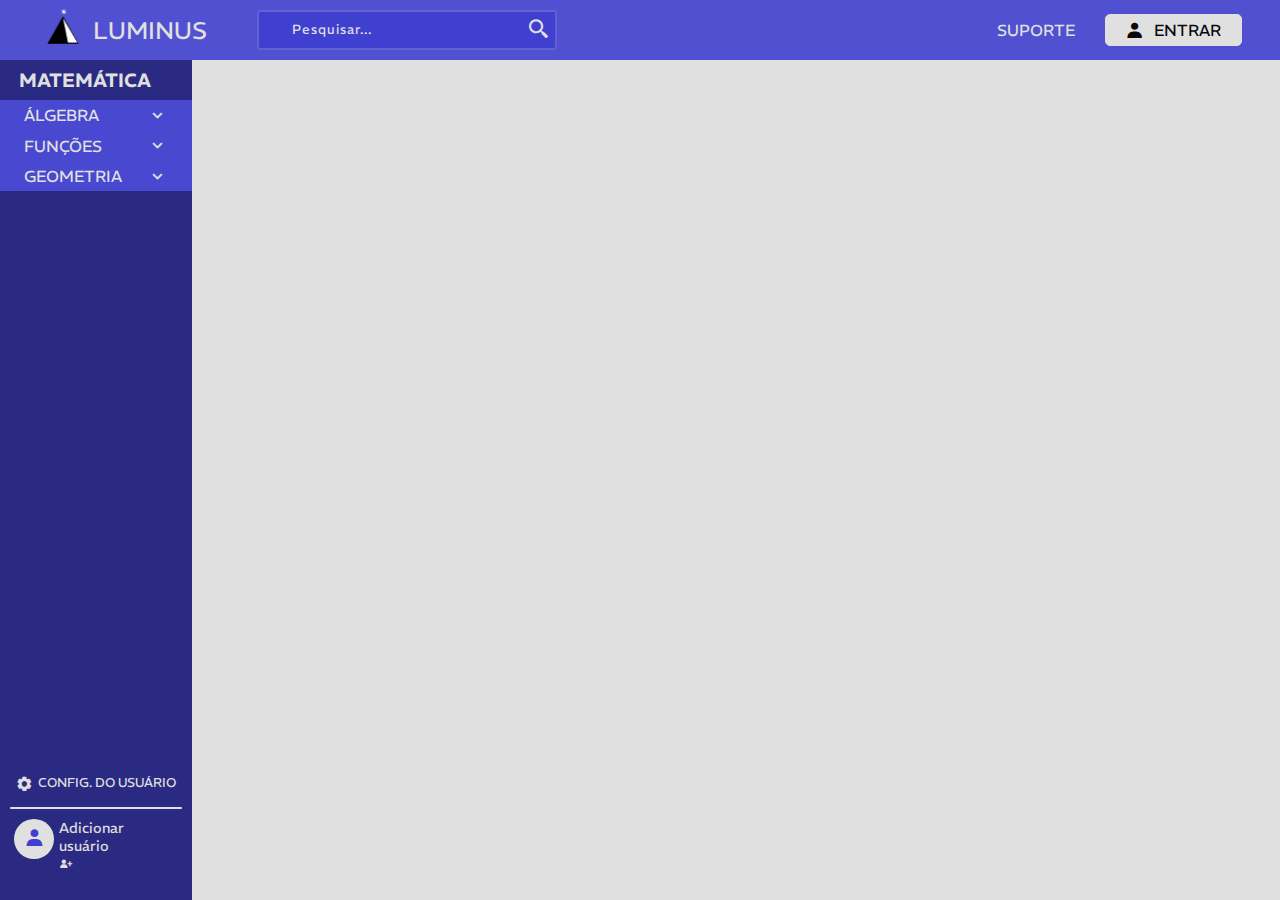
<file: algebraun2.html>
<!DOCTYPE html>
<html lang="en">
    <head>
        <meta charset="UTF-8">
        <meta name="viewport" content="width=device-width, initial-scale=1.0">
        <title>Introdução à Álgebra - Luminus</title>
        <link rel="stylesheet" href="src/css/subjects.css">
        <link rel="shortcut icon" href="src/img/LOGO-ILUMINUS-1.1.png">
        <link href='https://unpkg.com/boxicons@2.1.4/css/boxicons.min.css'
            rel='stylesheet'>
        <script type="text/javascript" src="src/js/sidebar.js" defer></script>
    </head>
    <body>
        <header class="header">
            <main>
                <a href="index.html">
                    <img src="src/img/LOGO-ILUMINUS-1.1.png" alt>
                    LUMINUS
                </a>
                <span>
                    <input type="search" placeholder="Pesquisar...">
                    <i class='bx bx-search-alt-2'></i>
                </span>
            </main>
            <aside>
                <a href class="navig">Suporte</a>
                <a href="login.html" class="btn-login"><i class='bx bxs-user'></i> Entrar</a>
            </aside>
        </header>
        <nav id="sidebar">
            <ul>
                <h2>MATEMÁTICA</h2>
                <li>
                    <button onclick=toggleSubMenu(this) class="dropdown-btn">
                        <span>Álgebra</span>
                        <i class='bx bx-chevron-down'></i>
                    </button>
                    <ul class="sub-menu">
                        <div>
                            <li><a href="algebraintro.html">Introdução</a></li>
                            <li><button onclick="myFunction()">Un. 1: Equações
                                    Algébricas</button></li>
                            <li><button onclick="myFunction()">Un. 2: Equações
                                    Algébricas</button></li>
                            <li><button onclick="myFunction()">Un. 3: Equações
                                    Algébricas</button></li>
                            <li><a href="algebraquizz.html">Quizzes e
                                    Desafios</a></li>
                        </div>
                    </ul>
                </li>
                <li>
                    <button onclick=toggleSubMenu(this) class="dropdown-btn">
                        <span>Funções</span>
                        <i class='bx bx-chevron-down'></i>
                    </button>
                    <ul class="sub-menu">
                        <div>
                            <li><button onclick="myFunction1()">Un. 1: Equações
                                    Algébricas</button></li>
                            <li><button onclick="myFunction1()">Un. 2: Equações
                                    Algébricas</button></li>
                            <li><button onclick="myFunction1()">Un. 3: Equações
                                    Algébricas</button></li>
                            <li><a href="algebraquizz.html">Quizzes e
                                    Desafios</a></li>
                        </div>
                    </ul>
                </li>
                <li>
                    <button onclick=toggleSubMenu(this) class="dropdown-btn">
                        <span>Geometria</span>
                        <i class='bx bx-chevron-down'></i>
                    </button>
                    <ul class="sub-menu">
                        <div>
                            <li><button onclick="myFunction2()">Un. 1: Equações
                                    Algébricas</button></li>
                            <li><button onclick="myFunction2()">Un. 2: Equações
                                    Algébricas</button></li>
                            <li><button onclick="myFunction2()">Un. 3: Equações
                                    Algébricas</button></li>
                            <li><a href="algebraquizz.html">Quizzes e
                                    Desafios</a></li>
                        </div>
                    </ul>
                </li>
            </ul>
            <div class="sidebarbottom">
                <a class="configs">
                    <i class='bx bxs-cog'></i> CONFIG. DO USUÁRIO
                </a>
                <div class="line"></div>
                <a href="#" class="user">
                    <div class="status">
                        <div class="iconcircle">
                            <i class='bx bxs-user'></i>
                        </div>
                        <b>Adicionar usuário
                            <i class='bx bxs-user-plus'></i>
                        </b>
                    </div>
                </a>
            </div>
        </nav>
    </body>
</html>
</file>
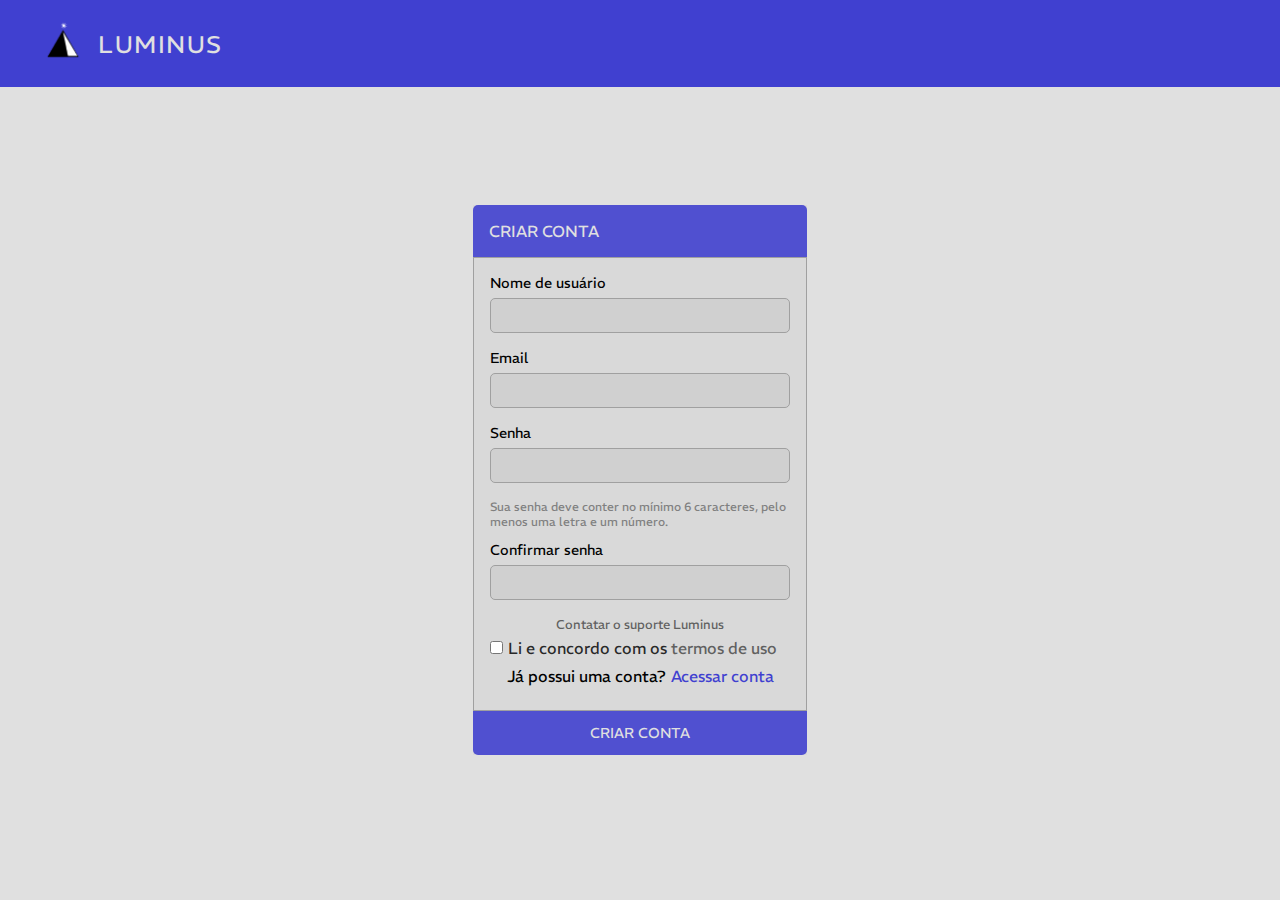
<file: cadastro.html>
<!DOCTYPE html>
<html lang="en">

<head>
    <meta charset="UTF-8">
    <meta name="viewport" content="width=device-width, initial-scale=1.0">
    <title>Cadastro - Luminus</title>
    <link rel="stylesheet" href="src/css/login.css">
    <link rel="shortcut icon" href="src/img/LOGO-ILUMINUS-1.1.png">
    <link href='https://unpkg.com/boxicons@2.1.4/css/boxicons.min.css' rel='stylesheet'>
    <script type="text/javascript" src="src/js/sidebar.js" defer></script>
</head>

<body>
    <header class="header">
        <a href="index.html">
            <img src="src/img/LOGO-ILUMINUS-1.1.png" alt="" />
            <h2>Luminus</h2>
        </a>
    </header>
    <form class="margin" action="src/php/cadastro.php" method="post" onsubmit="return validarSenha()">
        <div class="title">CRIAR CONTA</div>
        <div class="content">

            <div class="input">
                <label for="user">Nome de usuário</label>
                <input type="text" name="user" pattern=".{2,}" required>
            </div>

            <div class="input">
                <label for="email">Email</label>
                <input type="email" name="email" required>
            </div>

            <div class="input">
                <label for="senha">Senha</label required>
                <input type="password" name="senha" pattern="^(?=.*[A-Za-z])(?=.*\d)[A-Za-z\d]{6,}$" required id="senha">
            </div>

            <span class="mensagem">Sua senha deve conter no mínimo 6 caracteres, pelo<br>menos uma letra e um
                número.</span>

            <div class="input">
                <label for="confirm">Confirmar senha</label>
                <input type="password" name="confirm" required id="confirma_senha">
            </div>

            <a href="">Contatar o suporte Luminus</a>

            <div class="check"><input type="checkbox">Li e concordo com os <a href="">termos de uso</a></div>

            <p>Já possui uma conta? <a href="login.html">Acessar conta</a></p>

        </div>
        <input type="submit" value="CRIAR CONTA" />
    </form>

    <script>
        window.onload = function () {
            const urlParams = new URLSearchParams(window.location.search);
            if (urlParams.has('erro')) {
                alert("Este e-mail já está em uso.");
            }
        };

        function validarSenha() {
            let senha = document.getElementById("senha").value;
            let confirmaSenha = document.getElementById("confirma_senha").value;

            if (senha !== confirmaSenha) {
                alert("As senhas não coincidem.");
                return false;
            }
            return true;
        }
    </script>
</body>

</html>
</file>
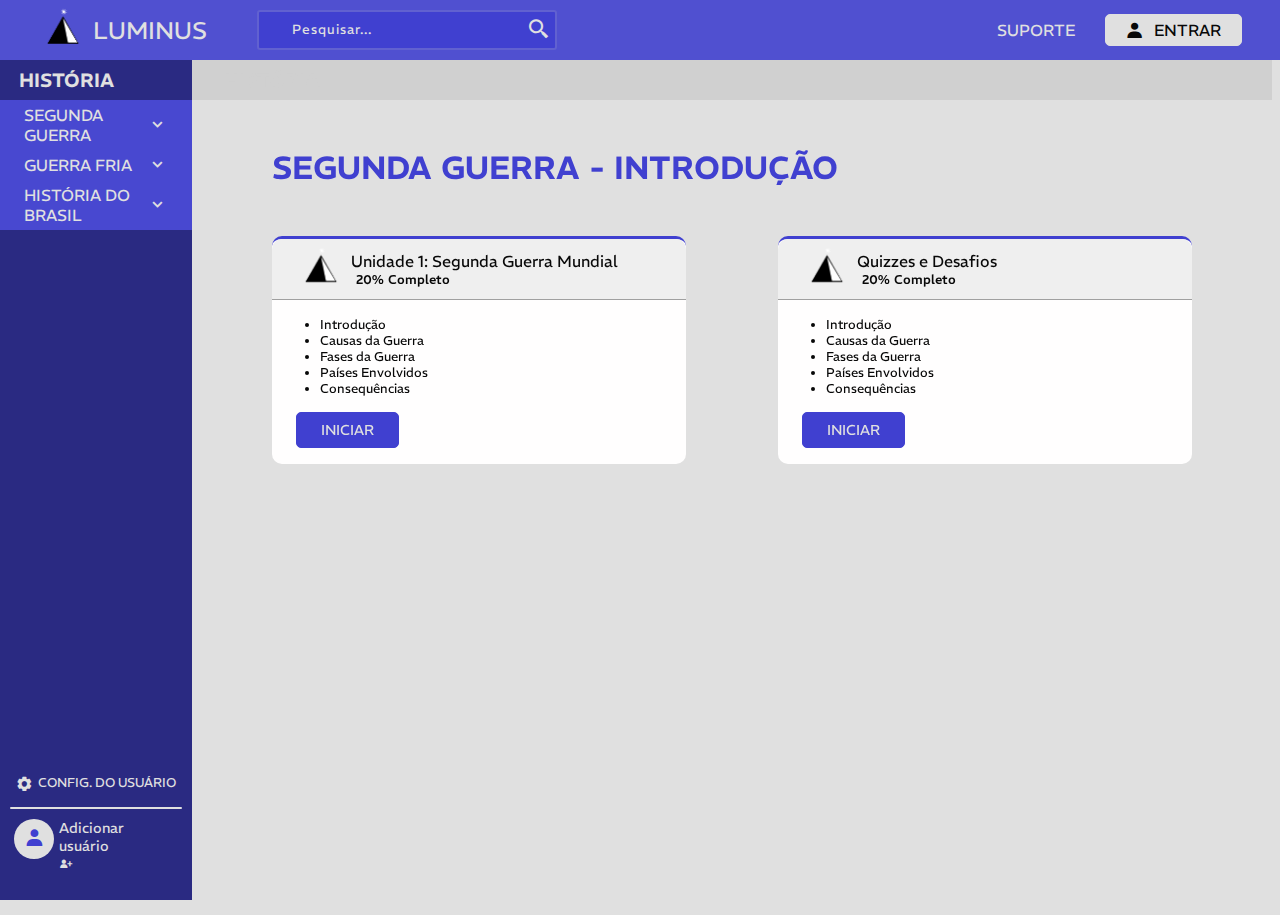
<file: historiaintro.html>
<!DOCTYPE html>
<html lang="en">

<head>
    <meta charset="UTF-8">
    <meta name="viewport" content="width=device-width, initial-scale=1.0">
    <title>História - Luminus</title>
    <link rel="stylesheet" href="src/css/subjects.css">
    <link rel="shortcut icon" href="src/img/LOGO-ILUMINUS-1.1.png">
    <link href='https://unpkg.com/boxicons@2.1.4/css/boxicons.min.css' rel='stylesheet'>
    <script type="text/javascript" src="src/js/sidebar.js" defer></script>
    <style>
        button {
            color: inherit;
            background-color: inherit;
            border: none;
            font: inherit;
        }
    </style>
</head>

<body>
    <header class="header">
        <main>
            <a href="index.html">
                <img src="src/img/LOGO-ILUMINUS-1.1.png" alt>
                LUMINUS
            </a>
            <span>
                <input type="search" placeholder="Pesquisar...">
                <i class='bx bx-search-alt-2'></i>
            </span>
        </main>
        <aside>
            <a href class="navig">Suporte</a>
            <a href="login.html" class="btn-login"><i class='bx bxs-user'></i> Entrar</a>
        </aside>
    </header>

    <nav id="sidebar">
        <ul>
            <h2>HISTÓRIA</h2>
            <li>
                <button onclick=toggleSubMenu(this) class="dropdown-btn">
                    <span>Segunda Guerra</span>
                    <i class='bx bx-chevron-down'></i>
                </button>
                <ul class="sub-menu">
                    <div>
                        <a href="historiaintro.html">
                            <li>Introdução</li>
                        </a>
                        <li><button onclick="myFunction()">Un. 1: Equações
                                Algébricas</button></li>
                        <li><button onclick="myFunction()">Un. 2: Equações
                                Algébricas</button></li>
                        <li><button onclick="myFunction()">Un. 3: Equações
                                Algébricas</button></li>
                        <a href="historiaquizz.html">
                            <li>Quizzes e
                                Desafios</li>
                        </a>
                    </div>
                </ul>
            </li>
            <li>
                <button onclick=toggleSubMenu(this) class="dropdown-btn">
                    <span>Guerra Fria</span>
                    <i class='bx bx-chevron-down'></i>
                </button>
                <ul class="sub-menu">
                    <div>
                        <li><button onclick="myFunction1()">Un. 1: Equações
                                Algébricas</button></li>
                        <li><button onclick="myFunction1()">Un. 2: Equações
                                Algébricas</button></li>
                        <li><button onclick="myFunction1()">Un. 3: Equações
                                Algébricas</button></li>
                        <li><a href="historiaquizz.html">Quizzes e
                                Desafios</a></li>
                    </div>
                </ul>
            </li>
            <li>
                <button onclick=toggleSubMenu(this) class="dropdown-btn">
                    <span>História do Brasil</span>
                    <i class='bx bx-chevron-down'></i>
                </button>
                <ul class="sub-menu">
                    <div>
                        <li><button onclick="myFunction2()">Un. 1: Equações
                                Algébricas</button></li>
                        <li><button onclick="myFunction2()">Un. 2: Equações
                                Algébricas</button></li>
                        <li><button onclick="myFunction2()">Un. 3: Equações
                                Algébricas</button></li>
                        <li><a href="historiaquizz.html">Quizzes e
                                Desafios</a></li>
                    </div>
                </ul>
            </li>
        </ul>
        <div class="sidebarbottom">
            <a class="configs">
                <i class='bx bxs-cog'></i> CONFIG. DO USUÁRIO
            </a>
            <div class="line"></div>
            <a href="#" class="user">
                <div class="status">
                    <div class="iconcircle">
                        <i class='bx bxs-user'></i>
                    </div>
                    <b>Adicionar usuário
                        <i class='bx bxs-user-plus'></i>
                    </b>
                </div>
            </a>
        </div>
    </nav>

    <article>
        <div class="sub">
            <h2>HISTÓRIA</h2>
            <nav>
        </div>
        <div class="content">
            <h1>SEGUNDA GUERRA - INTRODUÇÃO</h1>
            <div class="un">
                <div class="card">
                    <div class="title">
                        <img src="src/img/LOGO-ILUMINUS-1.1.png" alt>
                        <span>
                            <p>Unidade 1: Segunda Guerra Mundial</p>
                            <b>20% Completo</b>
                        </span>
                    </div>
                    <ul>
                        <li>Introdução</li>
                        <li>Causas da Guerra</li>
                        <li>Fases da Guerra</li>
                        <li>Países Envolvidos</li>
                        <li>Consequências</li>
                    </ul>
                    <a href="historiaun1.html">INICIAR</a>
                    <!-- <button onclick=toggleSubMenu(this)>INICIAR</button> -->
                </div>

                <div class="card">
                    <div class="title">
                        <img src="src/img/LOGO-ILUMINUS-1.1.png" alt>
                        <span>
                            <p>Quizzes e Desafios</p>
                            <b>20% Completo</b>
                        </span>
                    </div>
                    <ul>
                        <li>Introdução</li>
                        <li>Causas da Guerra</li>
                        <li>Fases da Guerra</li>
                        <li>Países Envolvidos</li>
                        <li>Consequências</li>
                    </ul>
                    <a href="historiaquizz.html">INICIAR</a>
                </div>
            </div>
        </div>
    </article>
    <div class id="window">
        <h2>SELECIONE: <i onclick="btnclose()" id="btn-close" class='bx bx-x'></i></h2>
        <div class="roul">
            <div class="slct">
                <i class='bx bxs-videos'></i>
                <h4>VÍDEO</h4>
                <p>Lorem ipsum dolor sit amet consectetur, adipisicing
                    elit.
                    Consequatur ipsa quod perspiciatis natus ipsum,
                    atque
                    suscipit minus culpa eligendi, aliquam nam autem
                    cumque,
                    dolorem omnis iste. Quod blanditiis soluta
                    exercitationem.</p>
                <a href="historiaun1.html#video">Começar</a>
            </div>
            <div class="slct">
                <i class='bx bxs-microphone'></i>
                <h4>ÁUDIO</h4>
                <p>Lorem ipsum dolor sit amet consectetur, adipisicing
                    elit.
                    Consequatur ipsa quod perspiciatis natus ipsum,
                    atque
                    suscipit minus culpa eligendi, aliquam nam autem
                    cumque,
                    dolorem omnis iste. Quod blanditiis soluta
                    exercitationem.</p>
                <a href="historiaun1.html#audio">Começar</a>
            </div>
            <div class="slct">
                <i class='bx bx-text'></i>
                <h4>TEXTO</h4>
                <p>Lorem ipsum dolor sit amet consectetur, adipisicing
                    elit.
                    Consequatur ipsa quod perspiciatis natus ipsum,
                    atque
                    suscipit minus culpa eligendi, aliquam nam autem
                    cumque,
                    dolorem omnis iste. Quod blanditiis soluta
                    exercitationem.</p>
                <a href="historiaun1.html#texto">Começar</a>
            </div>
        </div>
    </div>
    <div class id="window1">
        <h2>SELECIONE: <i onclick="btnclose1()" id="btn-close" class='bx bx-x'></i></h2>
        <div class="roul">
            <div class="slct">
                <i class='bx bxs-videos'></i>
                <h4>VÍDEO</h4>
                <p>Lorem ipsum dolor sit amet consectetur, adipisicing
                    elit.
                    Consequatur ipsa quod perspiciatis natus ipsum,
                    atque
                    suscipit minus culpa eligendi, aliquam nam autem
                    cumque,
                    dolorem omnis iste. Quod blanditiis soluta
                    exercitationem.</p>
                <a href="historiaun2.html#video">Começar</a>
            </div>
            <div class="slct">
                <i class='bx bxs-microphone'></i>
                <h4>ÁUDIO</h4>
                <p>Lorem ipsum dolor sit amet consectetur, adipisicing
                    elit.
                    Consequatur ipsa quod perspiciatis natus ipsum,
                    atque
                    suscipit minus culpa eligendi, aliquam nam autem
                    cumque,
                    dolorem omnis iste. Quod blanditiis soluta
                    exercitationem.</p>
                <a href="historiaun2.html#audio">Começar</a>
            </div>
            <div class="slct">
                <i class='bx bx-text'></i>
                <h4>TEXTO</h4>
                <p>Lorem ipsum dolor sit amet consectetur, adipisicing
                    elit.
                    Consequatur ipsa quod perspiciatis natus ipsum,
                    atque
                    suscipit minus culpa eligendi, aliquam nam autem
                    cumque,
                    dolorem omnis iste. Quod blanditiis soluta
                    exercitationem.</p>
                <a href="historiaun2.html#texto">Começar</a>
            </div>
        </div>
    </div>
    <div class id="window2">
        <h2>SELECIONE: <i onclick="btnclose2()" id="btn-close" class='bx bx-x'></i></h2>
        <div class="roul">
            <div class="slct">
                <i class='bx bxs-videos'></i>
                <h4>VÍDEO</h4>
                <p>Lorem ipsum dolor sit amet consectetur, adipisicing
                    elit.
                    Consequatur ipsa quod perspiciatis natus ipsum,
                    atque
                    suscipit minus culpa eligendi, aliquam nam autem
                    cumque,
                    dolorem omnis iste. Quod blanditiis soluta
                    exercitationem.</p>
                <a href="historiaun3.html#video">Começar</a>
            </div>
            <div class="slct">
                <i class='bx bxs-microphone'></i>
                <h4>ÁUDIO</h4>
                <p>Lorem ipsum dolor sit amet consectetur, adipisicing
                    elit.
                    Consequatur ipsa quod perspiciatis natus ipsum,
                    atque
                    suscipit minus culpa eligendi, aliquam nam autem
                    cumque,
                    dolorem omnis iste. Quod blanditiis soluta
                    exercitationem.</p>
                <a href="historiaun3.html#audio">Começar</a>
            </div>
            <div class="slct">
                <i class='bx bx-text'></i>
                <h4>TEXTO</h4>
                <p>Lorem ipsum dolor sit amet consectetur, adipisicing
                    elit.
                    Consequatur ipsa quod perspiciatis natus ipsum,
                    atque
                    suscipit minus culpa eligendi, aliquam nam autem
                    cumque,
                    dolorem omnis iste. Quod blanditiis soluta
                    exercitationem.</p>
                <a href="historiaun3.html#texto">Começar</a>
            </div>
        </div>
    </div>
</body>

</html>
</file>
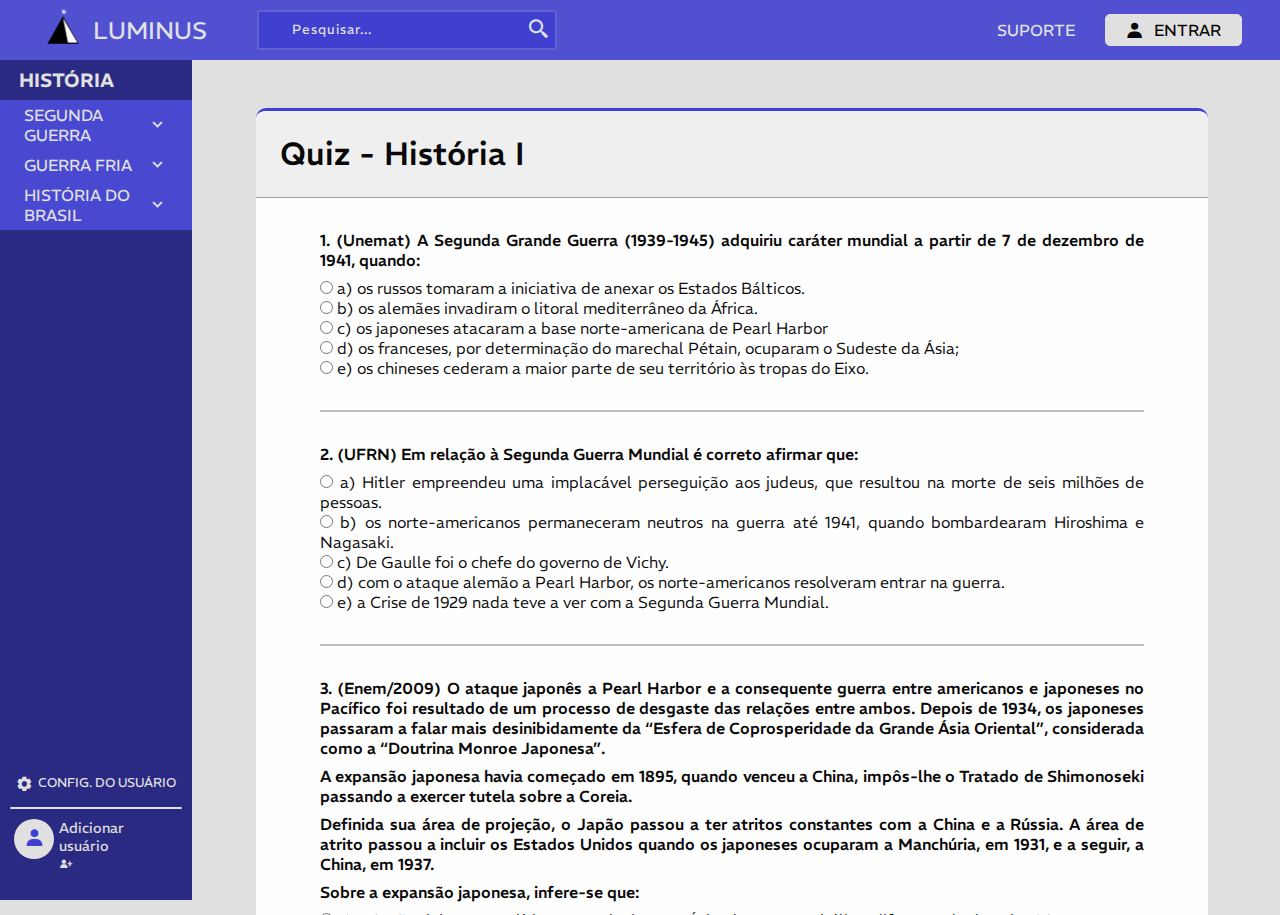
<file: historiaquizz.html>
<!DOCTYPE html>
<html lang="en">

<head>
    <meta charset="UTF-8">
    <meta name="viewport" content="width=device-width, initial-scale=1.0">
    <title>História - Luminus</title>
    <link rel="stylesheet" href="src/css/subjects.css">
    <link rel="shortcut icon" href="src/img/LOGO-ILUMINUS-1.1.png">
    <link href='https://unpkg.com/boxicons@2.1.4/css/boxicons.min.css' rel='stylesheet'>
    <script type="text/javascript" src="src/js/sidebar.js" defer></script>
</head>

<body>
    <header class="header">
        <main>
            <a href="index.html">
                <img src="src/img/LOGO-ILUMINUS-1.1.png" alt>
                LUMINUS
            </a>
            <span>
                <input type="search" placeholder="Pesquisar...">
                <i class='bx bx-search-alt-2'></i>
            </span>
        </main>
        <aside>
            <a href class="navig">Suporte</a>
            <a href="login.html" class="btn-login"><i class='bx bxs-user'></i> Entrar</a>
        </aside>
    </header>

    <nav id="sidebar">
        <ul>
            <h2>HISTÓRIA</h2>
            <li>
                <button onclick=toggleSubMenu(this) class="dropdown-btn">
                    <span>Segunda Guerra</span>
                    <i class='bx bx-chevron-down'></i>
                </button>
                <ul class="sub-menu">
                    <div>
                        <a href="historiaintro.html">
                            <li>Introdução</li>
                        </a>
                        <li><button onclick="myFunction()">Un. 1: Equações
                                Algébricas</button></li>
                        <li><button onclick="myFunction()">Un. 2: Equações
                                Algébricas</button></li>
                        <li><button onclick="myFunction()">Un. 3: Equações
                                Algébricas</button></li>
                        <a href="historiaquizz.html">
                            <li>Quizzes e
                                Desafios</li>
                        </a>
                    </div>
                </ul>
            </li>
            <li>
                <button onclick=toggleSubMenu(this) class="dropdown-btn">
                    <span>Guerra Fria</span>
                    <i class='bx bx-chevron-down'></i>
                </button>
                <ul class="sub-menu">
                    <div>
                        <li><button onclick="myFunction1()">Un. 1: Equações
                                Algébricas</button></li>
                        <li><button onclick="myFunction1()">Un. 2: Equações
                                Algébricas</button></li>
                        <li><button onclick="myFunction1()">Un. 3: Equações
                                Algébricas</button></li>
                        <li><a href="historiaquizz.html">Quizzes e
                                Desafios</a></li>
                    </div>
                </ul>
            </li>
            <li>
                <button onclick=toggleSubMenu(this) class="dropdown-btn">
                    <span>História do Brasil</span>
                    <i class='bx bx-chevron-down'></i>
                </button>
                <ul class="sub-menu">
                    <div>
                        <li><button onclick="myFunction2()">Un. 1: Equações
                                Algébricas</button></li>
                        <li><button onclick="myFunction2()">Un. 2: Equações
                                Algébricas</button></li>
                        <li><button onclick="myFunction2()">Un. 3: Equações
                                Algébricas</button></li>
                        <li><a href="historiaquizz.html">Quizzes e
                                Desafios</a></li>
                    </div>
                </ul>
            </li>
        </ul>
        <div class="sidebarbottom">
            <a class="configs">
                <i class='bx bxs-cog'></i> CONFIG. DO USUÁRIO
            </a>
            <div class="line"></div>
            <a href="#" class="user">
                <div class="status">
                    <div class="iconcircle">
                        <i class='bx bxs-user'></i>
                    </div>
                    <b>Adicionar usuário
                        <i class='bx bxs-user-plus'></i>
                    </b>
                </div>
            </a>
        </div>
    </nav>
    
    <article>
        <div class="quiz-container">
            <div class="title">
                <h1>Quiz - História I</h1>
            </div>
            <div id="quizForm">
                <div class="qsts">
                    <!-- MUDE O VALOR DO NAME PARA CADA QUESTAO -->
                    <div class="question">
                        <p>1. (Unemat) A Segunda Grande Guerra (1939-1945) adquiriu caráter mundial a partir de 7 de
                            dezembro de 1941, quando:</p>
                        <label><input type="radio" name="q1" value="a"> a) os russos tomaram a iniciativa de anexar os
                            Estados Bálticos.</label><br>
                        <label><input type="radio" name="q1" value="b"> b) os alemães invadiram o litoral mediterrâneo
                            da África.</label><br>
                        <label><input type="radio" name="q1" value="c"> c) os japoneses atacaram a base norte-americana
                            de Pearl Harbor</label><br>
                        <label><input type="radio" name="q1" value="d"> d) os franceses, por determinação do marechal
                            Pétain, ocuparam o Sudeste da Ásia;</label><br>
                        <label><input type="radio" name="q1" value="e"> e) os chineses cederam a maior parte de seu
                            território às tropas do Eixo.</label><br>
                        <p class="feedback"></p>
                    </div>

                    <div class="separa"></div>
                    <div class="question">
                        <p>2. (UFRN) Em relação à Segunda Guerra Mundial é correto afirmar que:</p>
                        <label><input type="radio" name="q2" value="a"> a) Hitler empreendeu uma implacável perseguição
                            aos judeus, que resultou na morte de seis milhões de pessoas.
                        </label><br>
                        <label><input type="radio" name="q2" value="b"> b) os norte-americanos permaneceram neutros na
                            guerra até 1941, quando bombardearam Hiroshima e Nagasaki.
                        </label><br>
                        <label><input type="radio" name="q2" value="c"> c) De Gaulle foi o chefe do governo de Vichy.
                        </label><br>
                        <label><input type="radio" name="q2" value="d"> d) com o ataque alemão a Pearl Harbor, os
                            norte-americanos resolveram entrar na guerra.
                        </label><br>
                        <label><input type="radio" name="q2" value="e"> e) a Crise de 1929 nada teve a ver com a Segunda
                            Guerra Mundial.</label><br>
                        <p class="feedback"></p>
                    </div>

                    <div class="separa"></div>
                    <div class="question">
                        <p>3. (Enem/2009) O ataque japonês a Pearl Harbor e a consequente guerra entre americanos e
                            japoneses no Pacífico foi resultado de um processo de desgaste das relações entre ambos.
                            Depois de 1934, os japoneses passaram a falar mais desinibidamente da “Esfera de
                            Coprosperidade da Grande Ásia Oriental”, considerada como a “Doutrina Monroe Japonesa”.</p>
                        <p>A expansão japonesa havia começado em 1895, quando venceu a China, impôs-lhe o Tratado de
                            Shimonoseki passando a exercer tutela sobre a Coreia.</p>
                        <p>Definida sua área de projeção, o Japão passou a ter atritos constantes com a China e a
                            Rússia. A área de atrito passou a incluir os Estados Unidos quando os japoneses ocuparam a
                            Manchúria, em 1931, e a seguir, a China, em 1937.</p>
                        <p>Sobre a expansão japonesa, infere-se que:</p>
                        <label><input type="radio" name="q3" value="a"> a) o Japão tinha uma política expansionista, na
                            Ásia, de natureza bélica, diferente da doutrina Monroe.
                        </label><br>
                        <label><input type="radio" name="q3" value="b"> b) o Japão buscou promover a prosperidade da
                            Coreia, tutelando-a à semelhança do que os EUA faziam.
                        </label><br>
                        <label><input type="radio" name="q3" value="c"> c) o povo japonês propôs cooperação aos Estados
                            Unidos ao copiarem a Doutrina Monroe e proporem o desenvolvimento da Ásia.
                        </label><br>
                        <label><input type="radio" name="q3" value="d"> d) a China aliou-se à Rússia contra o Japão,
                            sendo que a doutrina Monroe previa a parceria entre os dois.
                        </label><br>
                        <label><input type="radio" name="q3" value="e"> e) a Manchúria era território norte-americano e
                            foi ocupado pelo Japão, originando a guerra entre os dois países.</label><br>
                        <p class="feedback"></p>
                    </div>

                    <div class="separa"></div>
                    <div class="question">
                        <p>4. (Enem/2008) Em discurso proferido em 17 de março de 1939, o primeiro-ministro inglês à
                            época, Neville Chamberlain, sustentou sua posição política: </p>
                        <blockquote cite="www.johndclare.net">
                            <p>
                                <i>
                                    “Não necessito defender minhas visitas à Alemanha no
                                    outono passado, que alternativa existia? Nada do que pudéssemos ter feito, nada do
                                    que a
                                    França pudesse ter feito, ou mesmo a Rússia, teria salvado a Tchecoslováquia da
                                    destruição. Mas eu também tinha outro propósito ao ir até Munique. Era o de
                                    prosseguir
                                    com a política por vezes chamada de ‘apaziguamento europeu’, e Hitler repetiu o que
                                    já
                                    havia dito, ou seja, que os Sudetos, região de população alemã na Tchecoslováquia,
                                    eram
                                    a sua última ambição territorial na Europa, e que não queria incluir na Alemanha
                                    outros
                                    povos que não os alemães.”
                                </i>
                                <br>Disponível em: www.johndclare.net. Com adaptações.
                            </p>
                        </blockquote>

                        <p>Sabendo-se que o compromisso assumido por Hitler em 1938, mencionado no texto acima, foi
                            rompido pelo líder alemão em 1939, infere-se que</p>
                        <label><input type="radio" name="q4" value="a"> a) Hitler ambicionava o controle de mais
                            territórios na Europa além da região dos Sudetos.</label><br>
                        <label><input type="radio" name="q4" value="b"> b) a aliança entre a Inglaterra, a França e a
                            Rússia poderia ter salvado a Tchecoslováquia.</label><br>
                        <label><input type="radio" name="q4" value="c"> c) o rompimento desse compromisso inspirou a
                            política de ‘apaziguamento europeu’.</label><br>
                        <label><input type="radio" name="q4" value="d"> d) a política de Chamberlain de apaziguar o
                            líder alemão era contrária à posição assumida pelas potências aliadas.</label><br>
                        <label><input type="radio" name="q4" value="e"> e) a forma que Chamberlain escolheu para lidar
                            com o problema dos Sudetos deu origem a destruição da Tchecoslováquia.</label><br>
                        <p class="feedback"></p>
                    </div>

                    <div class="separa"></div>
                    <div class="question">
                        <p>5. (Puccamp 2018) A Segunda Guerra Mundial foi polarizada por dois grandes blocos de países,
                            que, no início do conflito, sofreram algumas modificações em sua composição. Um importante
                            país, em termos geopolíticos, que oscilou em sua posição no início dessa guerra, foi:</p>
                        <label><input type="radio" name="q5" value="a"> a) a Argentina, cujo governo era simpatizante
                            declarado do Eixo mas que, por pressão norte-americana, foi obrigado a declarar-se favorável
                            aos Aliados e enviar tropas em colaboração.
                        </label><br>
                        <label><input type="radio" name="q5" value="b"> b) a Espanha, que apoiou oficialmente os Aliados
                            até a decisão de Franco de combater os comunistas e, por conseguinte, unir-se ao Eixo.
                        </label><br>
                        <label><input type="radio" name="q5" value="c"> c) o Japão, simpatizante dos Aliados que, no
                            entanto, após ser atacado por tropas russas, aliou-se aos países do Eixo.
                        </label><br>
                        <label><input type="radio" name="q5" value="d"> d) a Itália, que de início era resistente aos
                            planos de expansão nazista, mas decidiu apoiar esse projeto político ao ser atacada por
                            Inglaterra e França.
                        </label><br>
                        <label><input type="radio" name="q5" value="e"> e) a URSS, que mantinha um pacto de não agressão
                            com a Alemanha, mas, diante da invasão alemã sem declaração de guerra, rompeu o acordo e
                            combateu ao lado dos Estados Unidos e demais aliados.</label><br>
                        <p class="feedback"></p>
                    </div>

                    <div class="separa"></div>
                    <div class="question">
                        <p>6. (Ufrgs 2013) Entre 1939 e 1945, o mundo esteve envolvido na Segunda Guerra Mundial. A
                            respeito dessa guerra, considere as seguintes afirmações.</p>

                        <p>I. Caracterizou-se pela perseguição de vários grupos populacionais, sendo alguns deles
                            vítimas de práticas sistemáticas de extermínio.</p>
                        <p>II. Trouxe o enfraquecimento geral dos países europeus e o avanço do processo de
                            descolonização, principalmente na Ásia e na África.</p>
                        <p>III. Teve como consequência o fim da divisão ideológica mundial entre os países com sistemas
                            políticos inspirados no liberalismo e aqueles baseados no marxismo.</p>

                        <p>Quais estão corretas?</p>
                        <label><input type="radio" name="q6" value="a"> a) Apenas I.</label><br>
                        <label><input type="radio" name="q6" value="b"> b) Apenas II.</label><br>
                        <label><input type="radio" name="q6" value="c"> c) Apenas I e II.</label><br>
                        <label><input type="radio" name="q6" value="d"> d) Apenas I e III.</label><br>
                        <label><input type="radio" name="q6" value="e"> e) Apenas II e III.</label><br>
                        <p class="feedback"></p>
                    </div>

                    <div class="separa"></div>
                    <div class="question">
                        <img src="src/img/historia/capitao-america.webp" alt="" height="380">
                        <p>7. (ENEM 2012) Com sua entrada no universo dos gibis, o Capitão chegaria para apaziguar a
                            agonia, o
                            autoritarismo militar e combater a tirania. Claro que, em tempos de guerra, um gibi de um
                            herói com uma bandeira americana no peito aplicando um sopapo no Fuhrer só poderia ganhar
                            destaque, e o sucesso não demoraria muito a chegar.</p>
                        <p>A capa da primeira edição norte-americana da revista do Capitão América demonstra sua
                            associação com a participação dos Estados Unidos na luta contra:</p>
                        <label><input type="radio" name="q7" value="a"> a) a Tríplice Aliança, na Primeira Guerra
                            Mundial.
                        </label><br>
                        <label><input type="radio" name="q7" value="b"> b) os regimes totalitários, na Segunda Guerra
                            Mundial.
                        </label><br>
                        <label><input type="radio" name="q7" value="c"> c) o poder soviético, durante a Guerra Fria.
                        </label><br>
                        <label><input type="radio" name="q7" value="d"> d) o movimento comunista, na Segunda Guerra do
                            Vietnã.
                        </label><br>
                        <label><input type="radio" name="q7" value="e"> e) o terrorismo internacional, após 11 de
                            setembro de 2001.</label><br>
                        <p class="feedback"></p>
                    </div>

                </div>

                <button onclick="verGabarito()">Ver Gabarito</button>
            </div>

        </div>
    </article>

    <!-- 
    1- C
    2- A
    3- A
    4- A
    5- E
    6- C
    7- B
    -->


    <script>
        function verGabarito() {
            let gabarito = {
                "q1": "c",
                "q2": "a",
                "q3": "a",
                "q4": "a",
                "q5": "e",
                "q6": "c",
                "q7": "b"
            };

            document.querySelectorAll(".question").forEach((perguntaDiv, index) => {
                let nomePergunta = `q${index + 1}`;
                let resCerta = gabarito[nomePergunta];
                let resUser = perguntaDiv.querySelector(`input[name="${nomePergunta}"]:checked`);
                let feedbackElement = perguntaDiv.querySelector(".feedback");

                if (resUser) {
                    if (resUser.value === resCerta) {
                        feedbackElement.textContent = "✔ Correto!";
                        feedbackElement.className = "feedback correct";
                    } else {
                        feedbackElement.textContent = `✘ Errado! Resposta certa: (${resCerta})`;
                        feedbackElement.className = "feedback incorrect";
                    }
                } else {
                    feedbackElement.textContent = "⚠ Escolha uma opção!";
                    feedbackElement.className = "feedback incorrect";
                }
            });
        }
    </script>

    <div class id="window">
        <h2>SELECIONE: <i onclick="btnclose()" id="btn-close" class='bx bx-x'></i></h2>
        <div class="roul">
            <div class="slct">
                <i class='bx bxs-videos'></i>
                <h4>VÍDEO</h4>
                <p>Lorem ipsum dolor sit amet consectetur, adipisicing
                    elit.
                    Consequatur ipsa quod perspiciatis natus ipsum,
                    atque
                    suscipit minus culpa eligendi, aliquam nam autem
                    cumque,
                    dolorem omnis iste. Quod blanditiis soluta
                    exercitationem.</p>
                <a href="historiaun1.html#video">Começar</a>
            </div>
            <div class="slct">
                <i class='bx bxs-microphone'></i>
                <h4>ÁUDIO</h4>
                <p>Lorem ipsum dolor sit amet consectetur, adipisicing
                    elit.
                    Consequatur ipsa quod perspiciatis natus ipsum,
                    atque
                    suscipit minus culpa eligendi, aliquam nam autem
                    cumque,
                    dolorem omnis iste. Quod blanditiis soluta
                    exercitationem.</p>
                <a href="historiaun1.html#audio">Começar</a>
            </div>
            <div class="slct">
                <i class='bx bx-text'></i>
                <h4>TEXTO</h4>
                <p>Lorem ipsum dolor sit amet consectetur, adipisicing
                    elit.
                    Consequatur ipsa quod perspiciatis natus ipsum,
                    atque
                    suscipit minus culpa eligendi, aliquam nam autem
                    cumque,
                    dolorem omnis iste. Quod blanditiis soluta
                    exercitationem.</p>
                <a href="historiaun1.html#texto">Começar</a>
            </div>
        </div>
    </div>
</body>

</html>
</file>
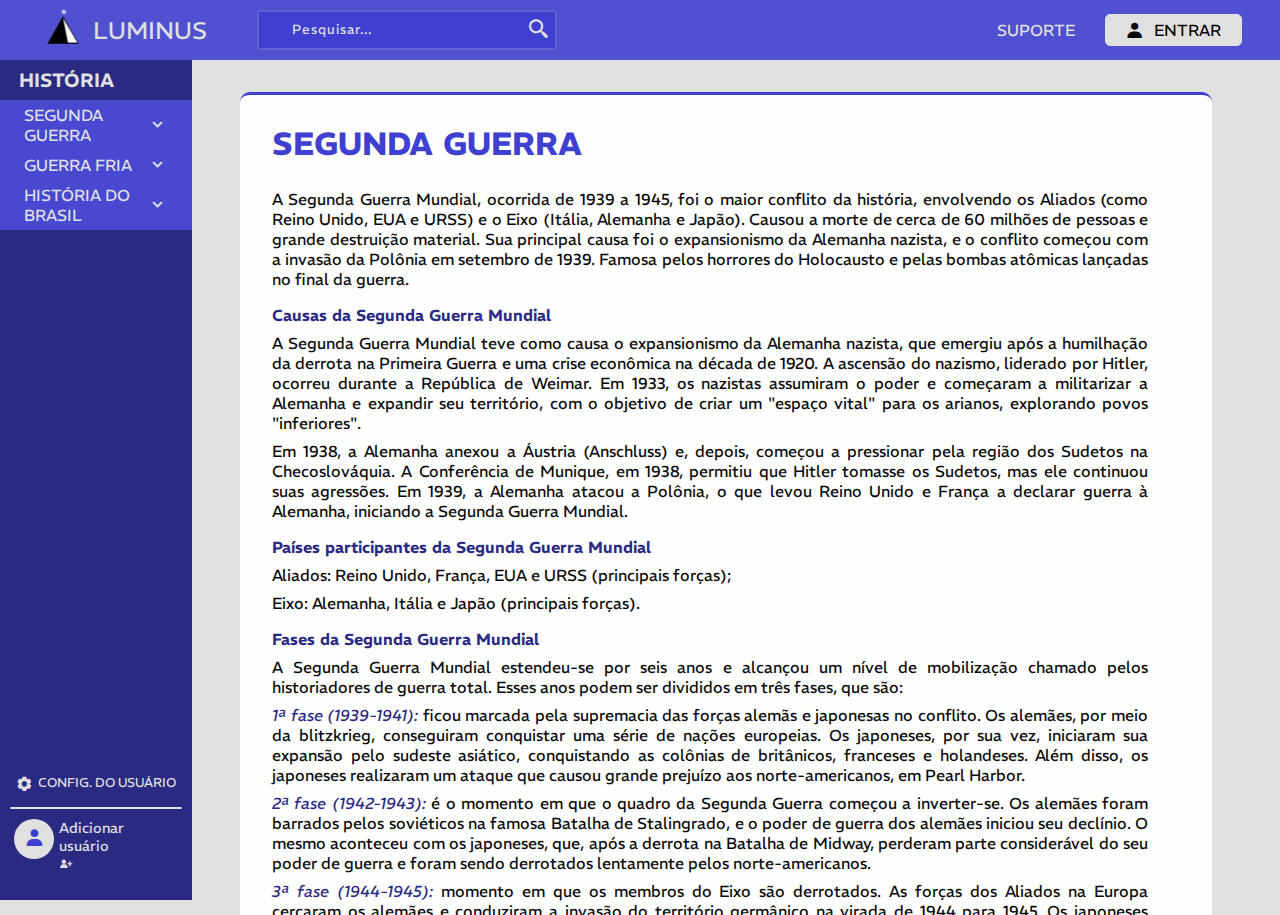
<file: historiaun1.html>
<!DOCTYPE html>
<html lang="en">

<head>
    <meta charset="UTF-8">
    <meta name="viewport" content="width=device-width, initial-scale=1.0">
    <title>Introdução à Álgebra - Luminus</title>
    <link rel="stylesheet" href="src/css/subjects.css">
    <link rel="shortcut icon" href="src/img/LOGO-ILUMINUS-1.1.png">
    <link href='https://unpkg.com/boxicons@2.1.4/css/boxicons.min.css' rel='stylesheet'>
    <script type="text/javascript" src="src/js/sidebar.js" defer></script>

</head>

<body>
    <header class="header">
        <main>
            <a href="index.html">
                <img src="src/img/LOGO-ILUMINUS-1.1.png" alt>
                LUMINUS
            </a>
            <span>
                <input type="search" placeholder="Pesquisar...">
                <i class='bx bx-search-alt-2'></i>
            </span>
        </main>
        <aside>
            <a href class="navig">Suporte</a>
            <a href="login.html" class="btn-login"><i class='bx bxs-user'></i> Entrar</a>
        </aside>
    </header>

    <nav id="sidebar">
        <ul>
            <h2>HISTÓRIA</h2>
            <li>
                <button onclick=toggleSubMenu(this) class="dropdown-btn">
                    <span>Segunda Guerra</span>
                    <i class='bx bx-chevron-down'></i>
                </button>
                <ul class="sub-menu">
                    <div>
                        <a href="historiaintro.html">
                            <li>Introdução</li>
                        </a>
                        <li><button onclick="myFunction()">Un. 1: Equações
                                Algébricas</button></li>
                        <li><button onclick="myFunction()">Un. 2: Equações
                                Algébricas</button></li>
                        <li><button onclick="myFunction()">Un. 3: Equações
                                Algébricas</button></li>
                        <a href="historiaquizz.html">
                            <li>Quizzes e Desafios</li>
                        </a>
                    </div>
                </ul>
            </li>
            <li>
                <button onclick=toggleSubMenu(this) class="dropdown-btn">
                    <span>Guerra Fria</span>
                    <i class='bx bx-chevron-down'></i>
                </button>
                <ul class="sub-menu">
                    <div>
                        <li><button onclick="myFunction1()">Un. 1: Equações
                                Algébricas</button></li>
                        <li><button onclick="myFunction1()">Un. 2: Equações
                                Algébricas</button></li>
                        <li><button onclick="myFunction1()">Un. 3: Equações
                                Algébricas</button></li>
                        <li><a href="historiaquizz.html">Quizzes e
                                Desafios</a></li>
                    </div>
                </ul>
            </li>
            <li>
                <button onclick=toggleSubMenu(this) class="dropdown-btn">
                    <span>História do Brasil</span>
                    <i class='bx bx-chevron-down'></i>
                </button>
                <ul class="sub-menu">
                    <div>
                        <li><button onclick="myFunction2()">Un. 1: Equações
                                Algébricas</button></li>
                        <li><button onclick="myFunction2()">Un. 2: Equações
                                Algébricas</button></li>
                        <li><button onclick="myFunction2()">Un. 3: Equações
                                Algébricas</button></li>
                        <li><a href="historiaquizz.html">Quizzes e
                                Desafios</a></li>
                    </div>
                </ul>
            </li>
        </ul>
        <div class="sidebarbottom">
            <a class="configs">
                <i class='bx bxs-cog'></i> CONFIG. DO USUÁRIO
            </a>
            <div class="line"></div>
            <a href="#" class="user">
                <div class="status">
                    <div class="iconcircle">
                        <i class='bx bxs-user'></i>
                    </div>
                    <b>Adicionar usuário
                        <i class='bx bxs-user-plus'></i>
                    </b>
                </div>
            </a>
        </div>
    </nav>

    <article>
        <div id="texto">
            <h1>Segunda Guerra</h1>
            <p>A Segunda Guerra Mundial, ocorrida de 1939 a 1945, foi o maior conflito da história, envolvendo os
                Aliados
                (como Reino Unido, EUA e URSS) e o Eixo (Itália, Alemanha e Japão). Causou a morte de cerca de 60
                milhões de
                pessoas e grande destruição material. Sua principal causa foi o expansionismo da Alemanha nazista, e o
                conflito começou com a invasão da Polônia em setembro de 1939. Famosa pelos horrores do Holocausto e
                pelas
                bombas atômicas lançadas no final da guerra.</p>

            <h2>Causas da Segunda Guerra Mundial</h2>

            <p>A Segunda Guerra Mundial teve como causa o expansionismo da Alemanha nazista, que emergiu após a
                humilhação
                da derrota na Primeira Guerra e uma crise econômica na década de 1920. A ascensão do nazismo, liderado
                por
                Hitler, ocorreu durante a República de Weimar. Em 1933, os nazistas assumiram o poder e começaram a
                militarizar a Alemanha e expandir seu território, com o objetivo de criar um "espaço vital" para os
                arianos,
                explorando povos "inferiores".</p>

            <p>Em 1938, a Alemanha anexou a Áustria (Anschluss) e, depois, começou a pressionar pela região dos Sudetos
                na
                Checoslováquia. A Conferência de Munique, em 1938, permitiu que Hitler tomasse os Sudetos, mas ele
                continuou
                suas agressões. Em 1939, a Alemanha atacou a Polônia, o que levou Reino Unido e França a declarar guerra
                à
                Alemanha, iniciando a Segunda Guerra Mundial.</p>

            <h2>Países participantes da Segunda Guerra Mundial</h2>

            <p>Aliados: Reino Unido, França, EUA e URSS (principais forças);</p>

            <p>Eixo: Alemanha, Itália e Japão (principais forças).</p>

            <h2>Fases da Segunda Guerra Mundial</h2>

            <p>A Segunda Guerra Mundial estendeu-se por seis anos e alcançou um nível de mobilização chamado pelos
                historiadores de guerra total. Esses anos podem ser divididos em três fases, que são:</p>

            <p><i>1ª fase (1939-1941):</i> ficou marcada pela supremacia das forças alemãs e japonesas no conflito. Os
                alemães,
                por meio da blitzkrieg, conseguiram conquistar uma série de nações europeias. Os japoneses, por sua vez,
                iniciaram sua expansão pelo sudeste asiático, conquistando as colônias de britânicos, franceses e
                holandeses. Além disso, os japoneses realizaram um ataque que causou grande prejuízo aos
                norte-americanos,
                em Pearl Harbor.</p>

            <p><i>2ª fase (1942-1943):</i> é o momento em que o quadro da Segunda Guerra começou a inverter-se. Os
                alemães foram
                barrados pelos soviéticos na famosa Batalha de Stalingrado, e o poder de guerra dos alemães iniciou seu
                declínio. O mesmo aconteceu com os japoneses, que, após a derrota na Batalha de Midway, perderam parte
                considerável do seu poder de guerra e foram sendo derrotados lentamente pelos norte-americanos.</p>

            <p><i>3ª fase (1944-1945):</i> momento em que os membros do Eixo são derrotados. As forças dos Aliados na
                Europa
                cercaram os alemães e conduziram a invasão do território germânico na virada de 1944 para 1945. Os
                japoneses
                passaram a sofrer cada vez mais com os bombardeios dos EUA. Internamente o país estava em colapso, mas a
                recusa dos japoneses em renderem-se levou os americanos a atingirem o Japão com duas bombas atômicas. A
                derrota do Eixo trouxe o fim à guerra.</p>
        </div>

        <div id="video" class="video">
            <iframe src="https://www.youtube.com/embed/H873fcBtxfA" title="A Segunda Guerra Mundial - Parte 1/2"
                frameborder="0"
                allow="accelerometer; autoplay; clipboard-write; encrypted-media; gyroscope; picture-in-picture; web-share"
                referrerpolicy="strict-origin-when-cross-origin" allowfullscreen></iframe>
        </div>

        <div class="video">
            <iframe width="1519" height="607" src="https://www.youtube.com/embed/eFwlBRWGbKA"
                title="A Segunda Guerra Mundial - Parte 2/2" frameborder="0"
                allow="accelerometer; autoplay; clipboard-write; encrypted-media; gyroscope; picture-in-picture; web-share"
                referrerpolicy="strict-origin-when-cross-origin" allowfullscreen></iframe>
        </div>

        <div class="video">
            <iframe width="1519" height="607" src="https://www.youtube.com/embed/TV4Vzda09Ck"
                title="SEGUNDA GUERRA MUNDIAL - Nostalgia História" frameborder="0"
                allow="accelerometer; autoplay; clipboard-write; encrypted-media; gyroscope; picture-in-picture; web-share"
                referrerpolicy="strict-origin-when-cross-origin" allowfullscreen></iframe>
        </div>

    </article>

</body>

</html>
</file>
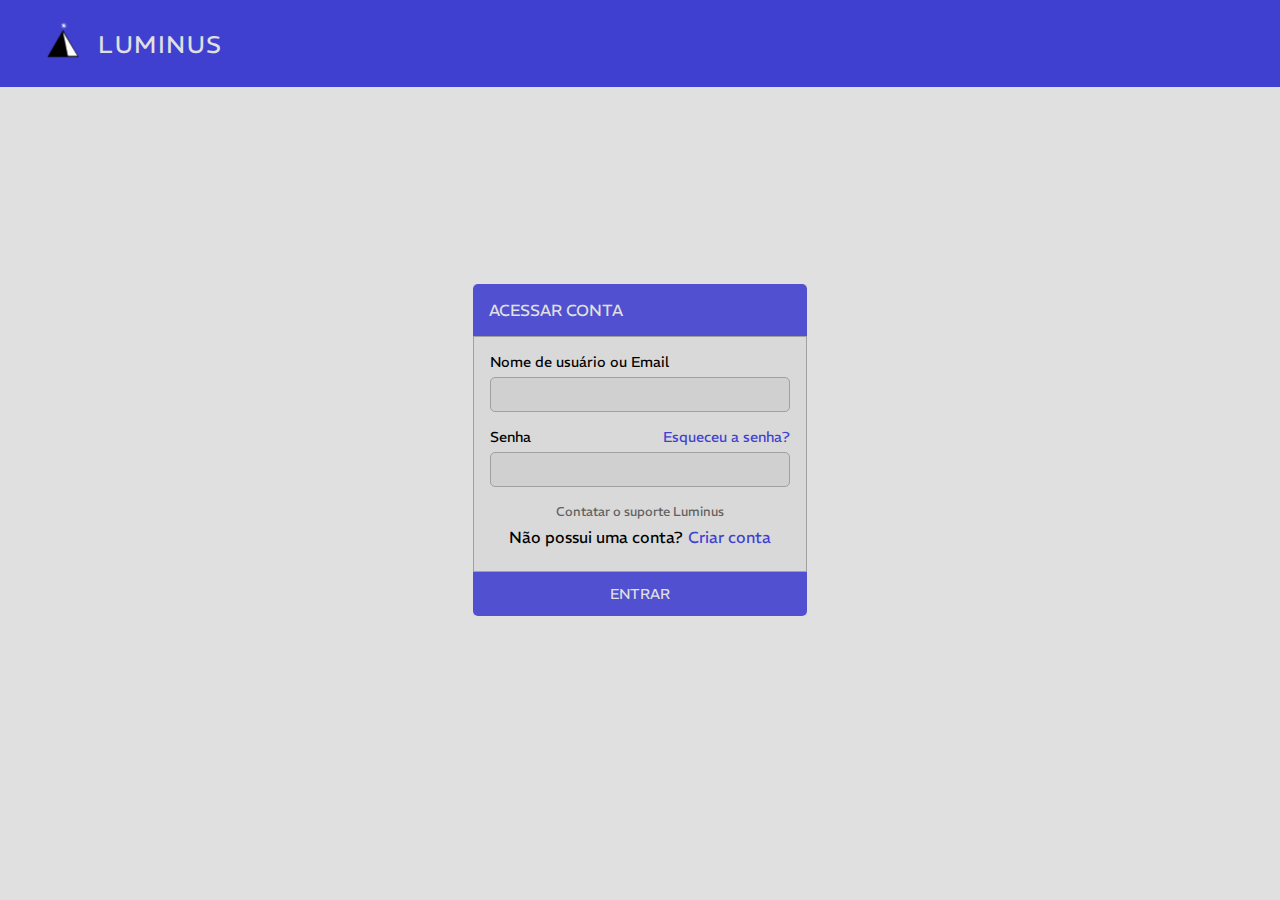
<file: login.html>
<!DOCTYPE html>
<html lang="en">

<head>
    <meta charset="UTF-8" />
    <meta name="viewport" content="width=device-width, initial-scale=1.0" />
    <title>Login - Luminus</title>
    <link rel="stylesheet" href="src/css/login.css" />
    <link rel="shortcut icon" href="src/img/LOGO-ILUMINUS-1.1.png" />
    <link href="https://unpkg.com/boxicons@2.1.4/css/boxicons.min.css" rel="stylesheet" />
    <script type="text/javascript" src="src/js/sidebar.js" defer></script>
</head>

<body>
    <header class="header">
        <a href="index.html">
            <img src="src/img/LOGO-ILUMINUS-1.1.png" alt="" />
            <h2>Luminus</h2>
        </a>
    </header>
    <form action="src/php/login.php" method="post">
        <div class="title">ACESSAR CONTA</div>
        <div class="content">
            <div class="input">
                <label for="user">Nome de usuário ou Email</label>
                <input type="text" name="user" required/>
            </div>
            <div class="input">
                <label for="senha">Senha <a href="">Esqueceu a senha?</a></label>
                <input type="password" name="senha" required/>
            </div>
            <a href="">Contatar o suporte Luminus</a>
            <p>Não possui uma conta? <a href="cadastro.html">Criar conta</a></p>
        </div>
        <input type="submit" value="ENTRAR" />
    </form>

    <script>
        window.onload = function() {
            const urlParams = new URLSearchParams(window.location.search);
            if (urlParams.has('erro')) {
                alert("Usuário ou senha inválidos.");
            }
        };
    </script>
</body>

</html>
</file>
<file: src/css/style.css>
@import url("https://fonts.googleapis.com/css2?family=Baskervville:ital@0;1&family=REM:ital,wght@0,100..900;1,100..900&display=swap");

* {
  margin: 0;
  padding: 0;
  box-sizing: border-box;
  scroll-behavior: smooth;
}

:root {
  --bg-color: #e0e0e0;
  --main-color: #4040d0;
  --snd-color: #5050d0;
  --text-color: #080808;
  --gradient: #d9d9d9;
  --final-gradient: #c0c0c0;
  --line-color: #606060;
  --inputs: #4040d080;
  --text-input: rgba(0, 0, 0, 0.5);

  --common: "REM", sans-serif;
  --title: "Baskervville", serif;
}

::-webkit-scrollbar {
  width: 10px;
  background-color: #e0e0e0;
}

::-webkit-scrollbar-thumb {
  background-color: #4040d0;
  border: 2px solid #e0e0e0;
  border-radius: 5px;
}

body {
  background-color: var(--bg-color);
  display: flex;
  flex-direction: column;
  width: 100vw;
  overflow-x: hidden;
  height: auto;
  font-family: var(--common);
}

a {
  text-decoration: none;
  color: inherit;
}

ul {
  list-style: none;
}

.reveal {
  position: relative;
  transform: translateY(150px);
  opacity: 0;
  transition: all 1s ease;
}

.reveal.active {
  transform: translateY(0px);
  opacity: 1;
}

.scroll-down header {
  transform: translate3d(0, -100%, 0);
}

.header {
  position: fixed;
  user-select: none;
  top: 0;
  color: #fff;
  background-color: #4040d0;
  width: 100%;
  display: flex;
  align-items: center;
  justify-content: space-between;
  padding: 1rem 0%;
  z-index: 99;
  transition: 0.2s ease-in-out;
  overflow: visible;
  flex-wrap: wrap;
}

.sticky {
  position: relative;
  top: 0;
  left: 0;
  width: 100%;
  height: 100%;
  display: flex;
  flex-direction: column;
}

.space {
  position: relative;
  width: 100%;
  font-size: 1.8em;
  padding: 1.3rem 0%;
  color: #4040d0;
  background-color: #4040d0;
}

.subheader {
  position: sticky;
  top: 0;
  display: flex;
  z-index: 98;
  align-items: center;
  justify-content: center;
  gap: 100px;
  padding: 0.5rem 3%;
  background-color: #5050d0;
  color: #e0e0e0;
  text-transform: uppercase;
  font-size: 1em;
}

.subheader a {
  width: auto;
  padding: 0.2rem 0.7rem;
  border-radius: 2px;
  transition: 0.2s ease-in-out;
  border: 1px solid transparent;
}

.subheader a:hover {
  background-color: #e0e0e0;
  color: #080808;
}

.subheader a:active {
  background-color: #4040d0;
  color: #e0e0e0;
  border: 1px solid #e0e0e0;
}

#maintitle {
  display: flex;
  justify-content: center;
  align-items: center;
  gap: 10px;
  margin-left: 3%;
  font-size: 1.2em;
  font-weight: 300;
  letter-spacing: 1px;
  overflow: visible;
}

#maintitle img {
  position: relative;
  width: 40px;
  height: auto;
  object-fit: cover;
  border: 2px solid var(--blood);
}

.header.active {
  background-color: #5050d0;
  backdrop-filter: blur(5px);
  transition: 0.2s ease;
}

.header.active nav .navig {
  color: #fff;
}

.header nav {
  position: relative;
  display: flex;
  align-items: center;
  justify-content: center;
  margin-right: 3%;
  gap: 50px;
}

.btn-login {
  border-radius: 5px;
  padding: 0.5rem 1.2rem;
  color: #080808;
  background-color: #e0e0e0;
  display: flex;
  gap: 10px;
  border: 1px solid #e0e0e0;
  transition: 0.2s ease-in-out;
  font-size: 1.1em;
  align-items: center;
  justify-content: center;
  text-transform: uppercase;
}

.btn-login i {
  position: relative;
  top: 1px;
  font-size: 1.2em;
}

.btn-login:hover {
  background-color: #4040d0;
  color: #e0e0e0;
}

.navig {
  font-size: 1.1em;
  color: #e0e0e0;
  font-family: var(--subtitle);
  font-weight: 300;
  cursor: pointer;
  position: relative;
  text-transform: uppercase;
  border: none;
  background: none;
  transition-timing-function: cubic-bezier(0.25, 0.8, 0.25, 1);
  transition-duration: 400ms;
  transition-property: color;
}

.navig:focus,
.navig:hover {
  color: #fff;
}

.navig:focus:after,
.navig:hover:after {
  width: 100%;
  left: 0%;
}

.navig:after {
  content: "";
  pointer-events: none;
  bottom: -2px;
  left: 50%;
  position: absolute;
  width: 0%;
  height: 2px;
  background-color: #fff;
  transition-timing-function: cubic-bezier(0.25, 0.8, 0.25, 1);
  transition-duration: 400ms;
  transition-property: width, left;
}

.toggle_btn {
  display: none;
  color: #fff;
  z-index: 100;
  margin-right: 3%;
  font-size: 1.5em;
  cursor: pointer;
}

.dropdown_menu {
  display: none;
  position: absolute;
  right: 1rem;
  top: 60px;
  height: 0;
  width: 300px;
  background: #3030d0c0;
  backdrop-filter: blur(5px);
  border-radius: 2px;
  overflow: hidden;
  transition: 0.2s cubic-bezier(0.175, 0.885, 0.32, 1.275);
}

.links {
  display: flex;
  flex-direction: column;
  gap: 0;
  text-transform: uppercase;
  font-size: 1em;
  padding: 1rem;
}

.links li a {
  position: relative;
  width: 100%;
  height: auto;
  text-align: center;
  padding: 0.5rem 0rem;
  border-radius: 5px;
  transition: 0.2s ease-in-out;
}

.links li a:hover {
  background-color: #e0e0e0;
  color: #080808;
}

.links li a:active {
  background-color: var(--dark);
}

.dropdown_menu.open {
  height: auto;
}

.dropdown_menu li {
  padding: 0.7rem;
  display: flex;
  align-items: center;
  justify-content: center;
}

.hero {
  width: 100%;
  height: 81dvh;
  display: flex;
  align-items: center;
  padding: 0 5%;
}

.hero article {
  display: flex;
  flex-direction: column;
  justify-content: center;
  width: 50%;
  height: 100%;
}

.hero article span {
  font-size: 4.6em;
  font-family: var(--title);
}

#ledge {
  position: relative;
  margin-top: -20px;
  left: 50px;
}

.line1 {
  position: absolute;
  width: 3px;
  height: 180px;
  left: 4%;
  background-color: #080808;
  top: calc(100dvh - 180px);
}

.line2 {
  position: absolute;
  width: 3px;
  height: 180px;
  left: 50%;
  top: 19dvh;
  background-color: #080808;
}

.hero article p {
  position: relative;
  text-align: justify;
  font-style: italic;
  font-weight: 300;
  width: 95%;
  top: 30px;
  left: 10px;
}

.hero article i {
  position: relative;
  top: 40px;
  left: 10px;
}

.hero aside {
  width: 50%;
  padding: 2rem;
  height: 100%;
  display: flex;
  align-items: center;
  justify-content: center;
}

.hero aside .draw {
  width: 85%;
  height: auto;
}

.hero aside .hand {
  position: absolute;
  width: 180px;
  height: auto;
  right: -5px;
  top: calc(100dvh - 180px);
}

.sobre {
  width: 100%;
  min-height: 100vh;
  background-color: #4040d0;
  color: #e0e0e0;
  display: flex;
  padding: 0 5%;
  z-index: 10;
}

.sobre article {
  display: flex;
  gap: 10px;
  flex-direction: column;
  justify-content: center;
  width: 50%;
  height: 90dvh;
}

.sobre article h2 {
  font-size: 1.5em;
  font-weight: 600;
}

.sobre article p {
  text-align: justify;
  font-size: 1em;
  font-weight: 300;
}

.sobre article a {
  background-color: #e0e0e0;
  border: 1px solid #e0e0e0;
  width: fit-content;
  color: #080808;
  position: relative;
  top: 20px;
  border-radius: 5px;
  padding: 0.7rem 2rem;
  transition: 0.2s ease-in-out;
  font-weight: 400;
}

.sobre article a:hover {
  background-color: #4040d0;
  color: #e0e0e0;
}

.sobre aside {
  display: flex;
  align-items: center;
  justify-content: center;
  width: 50%;
  height: 90dvh;
}

.sobre aside img {
  width: 400px;
  height: auto;
}

.presentation {
  display: flex;
  align-items: center;
  justify-content: center;
  flex-direction: column;
  background-color: #4040d0;
}

.testimonial-container {
  display: flex;
  user-select: none;
  align-items: center;
  flex-direction: column;
  width: 100%;
  padding: 2rem;
}

.testimonial-container .testimonial-wrapper {
  position: relative;
  max-width: 90rem;
  width: 100%;
  padding: 2rem;
}

.testimonial-wrapper .testimonial-box {
  border-radius: 3px;
  overflow: hidden;
}

.testimonial-content .testimonial-slide {
  border: 2px solid #e0e0e0;
  display: flex;
  flex-direction: column;
  background: #4040d0;
  border-radius: 5px;
  overflow: visible;
  cursor: default;
}

.testimonial-slide img {
  width: 34%;
  height: 80dvh;
  object-fit: cover;
  border-radius: 1px;
  filter: brightness(30%);
}

.bak {
  display: flex;
  width: 100%;
  height: 90dvh;
}

.card {
  position: relative;
  width: 34%;
  display: flex;
  align-items: center;
  justify-content: center;
}

.card:hover span > ul {
  height: 120px;
}

.card img {
  position: absolute;
  width: 100%;
  height: 100%;
}

.card span {
  position: relative;
  z-index: 10;
  color: #fff;
  display: flex;
  flex-direction: column;
}

.card span > a {
  font-weight: 400;
  border: 1px solid transparent;
  padding: 0.3rem 0.5rem;
  border-radius: 2px;
}

.card span > a:hover {
  background-color: #4040d0;
  border: 1px solid #e0e0e0;
}

.card span > ul {
  position: relative;
  transition: 0.2s ease-in-out;
  display: flex;
  flex-direction: column;
  gap: 5px;
  top: 10px;
  color: #e0e0e0;
  height: 0;
  overflow: hidden;
  padding: 0.2rem 0rem;
}

.card span > ul li a {
  padding: 0.2rem 0.5rem;
  border-radius: 2px;
}

.card span > ul li a:hover {
  background-color: #4040d0;
}

.testimonial-slide h3 {
  position: absolute;
  width: 100%;
  top: 3%;
  background-color: #3030d0c0;
  z-index: 99;
  width: 100%;
  text-align: center;
  font-size: 2.5rem;
  color: #fff;
  text-transform: uppercase;
  font-weight: 500;
}

.testimonial-slide p {
  font-size: 1em;
  color: #fff;
  font-family: var(--common);
  font-weight: 100;
  text-align: justify;
  width: 85%;
  line-height: 150%;
}

.testimonial-box .swiper-button-next,
.testimonial-box .swiper-button-prev {
  color: #e0e0e0;
  scale: 0.7;
}

.testimonial-box .swiper-button-next {
  right: 0;
}

.testimonial-box .swiper-button-prev {
  left: 0;
}

.testimonial-box .swiper-pagination-bullet {
  background: rgba(255, 255, 255, 0.5);
  opacity: 0.8;
  border: 1px solid #e0e0e0;
}

.testimonial-box .swiper-pagination-bullet-active {
  background: #5050d0;
  border: 1px solid #e0e0e0;
}

.suporte {
  width: 100%;
  height: 100dvh;
  display: flex;
  padding: 0 5%;
}

.suporte article {
  width: 50%;
  height: 100%;
  display: flex;
  flex-direction: column;
  justify-content: center;
  text-align: left;
  gap: 5px;
}

.suporte article h2 {
  margin-bottom: 10px;
}

.suporte article span {
  font-style: italic;
}

.suporte article p a {
  color: #4040d0;
  text-decoration: underline;
}

.suporte article > a {
  margin-top: 20px;
  padding: 0.7rem 1rem;
  background-color: #4040d0;
  width: fit-content;
  border-radius: 5px;
  font-weight: 600;
  color: #e0e0e0;
  border: 1px solid #4040d0;
  transition: 0.2s ease-in-out;
}

.suporte article > a:hover {
  color: #080808;
  background-color: #e0e0e0;
}

.suporte aside {
  width: 50%;
  height: 100%;
  display: flex;
  flex-direction: column;
  justify-content: center;
  gap: 20px;
  align-items: center;
}

.suporte aside form {
  display: flex;
  flex-direction: column;
  align-items: center;
  width: 60%;
  gap: 12px;
}

.suporte aside form .preencher {
  padding: 0.7rem 1rem;
  width: 100%;
  background-color: #4040d090;
  border: 1px solid #080808;
  border-radius: 5px;
  color: #080808;
  transition: 0.2s ease-in-out;
}

.preencher::placeholder {
  color: #080808a0;
}

.suporte aside form textarea {
  padding: 0.7rem 1rem;
  width: 100%;
  background-color: #4040d090;
  border: 1px solid #080808;
  border-radius: 5px;
  font-family: var(--common);
  color: #080808;
  height: 150px;
  transition: 0.2s ease-in-out;
}

.suporte aside form textarea::placeholder {
  color: #080808a0;
}

.enter {
  width: 100%;
  margin-top: 20px;
  background-color: #4040d0;
  padding: 0.7rem 1rem;
  border: 1px solid #4040d0;
  border-radius: 5px;
  color: #e0e0e0;
  font-size: 1em;
  font-weight: 600;
  font-family: var(--common);
  transition: 0.2s ease-in-out;
  cursor: pointer;
}

.enter:hover {
  background-color: #e0e0e0;
  color: #080808;
}

.footer {
  padding: 2rem 5%;
  display: flex;
  justify-content: space-between;
  color: #e0e0e0;
  width: 100%;
  background-color: #4040d0;
}

.footer .logo img {
  width: 100px;
  height: auto;
  object-fit: cover;
}

.footer .logo {
  display: flex;
  gap: 5px;
  align-items: center;
}

.sublogo {
  display: flex;
  flex-direction: column;
  gap: 3px;
}

.sublogo h2 {
  font-weight: 500;
}

.sublogo span {
  font-weight: 200;
}

.linelogo {
  width: 100%;
  height: 1px;
  background-color: #e0e0e0;
}

.footer nav {
  display: flex;
  flex-direction: column;
  width: 40%;
  justify-content: center;
}

.footer nav ul {
  display: flex;
  flex-direction: column;
  gap: 5px;
  align-items: flex-end;
}

.footer nav ul li a:hover {
  color: #fff;
}

.footer nav ul li a {
  transition: 0.2s ease-in-out;
  color: #d9d9d9;
}

@media (max-width: 992px) {
  .header .social {
    display: none;
  }

  .toggle_btn {
    display: block;
  }

  .dropdown_menu {
    display: block;
  }

  .header nav {
    display: none;
  }

  .space {
    font-size: 1.7em;
  }

  .subheader {
    gap: 20px;
    font-size: 0.9em;
  }

  .hero aside {
    position: absolute;
    width: 100%;
    height: 100dvh;
  }

  .hero {
    background-color: #e5e5f7;
    background-size: 26px 26px;
    background-image: repeating-linear-gradient(
      0deg,
      #444cf750,
      #444cf750 1px,
      #e5e5f7 1px,
      #e5e5f7
    );
  }

  .hero aside .draw {
    display: none;
  }

  .hero aside .hand {
    display: none;
  }

  .sobre aside img {
    width: 300px;
  }

  .hero article {
    width: 100%;
  }

  .line2 {
    left: 95%;
  }

  .suporte aside form {
    width: 75%;
  }

  .footer {
    padding: 1rem 3%;
  }

  .footer nav {
    font-size: 0.9em;
  }
}

@media (max-width: 576px) {
  .dropdown_menu {
    left: 0;
    width: 100%;
  }

  .subheader {
    gap: 5px;
    font-size: 0.6em;
    justify-content: start;
    overflow-y: hidden;
    overflow-x: scroll;
  }

  .subheader::-webkit-scrollbar {
    background-color: #5050d0;
    height: 3px;
  }

  .subheader::-webkit-scrollbar-thumb {
    background-color: #fff;
    border: none;
  }

  .hero article span {
    font-size: 3em;
  }

  .hero article p {
    font-size: 0.9em;
  }

  .hero article i {
    font-size: 0.9em;
  }
}

@media (max-width: 720px) {
  ::-webkit-scrollbar {
    width: 0;
    background-color: #e0e0e0;
  }
  ::-webkit-scrollbar-thumb {
    width: 0;
    background-color: #e0e0e0;
  }
  .header {
    padding: 1rem 0%;
  }

  .suporte article {
    width: 100%;
  }

  .header .social {
    display: none;
  }

  .space {
    font-size: 2.2em;
  }

  .subheader {
    gap: 5px;
    font-size: 0.7em;
  }
  #maintitle {
    margin-left: 5%;
  }
  .toggle_btn {
    margin-right: 5%;
  }
  .sobre {
    display: flex;
    flex-direction: column;
    align-items: center;
    padding: 3rem 10%;
    gap: 3rem;
    min-height: 100dvh;
  }

  .sobre article {
    width: 100%;
    height: auto;
  }
  .sobre article h2 {
    font-size: 1.4em;
  }
  .sobre article p {
    font-size: 0.9em;
  }
  .sobre aside {
    width: 100%;
    height: auto;
  }
  .sobre aside img {
    width: 100%;
    height: auto;
  }
  .suporte {
    padding: 3rem 10%;
    display: flex;
    flex-direction: column;
    height: auto;
    gap: 3rem;
  }

  .suporte article {
    width: 100%;
  }
  .suporte article h2 {
    font-size: 1.4em;
  }
  .suporte article p a {
    font-size: 0.8em;
  }
  .suporte aside {
    width: 100%;
  }

  .suporte aside form {
    width: 100%;
  }

  .footer {
    display: flex;
    flex-direction: column;
  }

  .footer nav {
    width: 100%;
  }
  .footer .logo img {
    width: 80px;
    height: auto;
  }
  .sublogo h2 {
    font-size: 1.4em;
  }
  .sublogo span {
    font-size: 0.7em;
  }
  .footer nav ul {
    align-items: flex-start;
  }

  /* INICIO */
  .testimonial-container {
    width: 100%;
    padding: 2rem 3%;
  }

  .testimonial-container .testimonial-wrapper {
    width: 100%;
    padding: 0rem;
  }

  .bak {
    display: flex;
    flex-direction: column;
    width: 100%;
    height: 90dvh;
  }

  .card {
    position: relative;
    width: 100%;
    height: 30dvh;
    display: flex;
    align-items: center;
    flex-direction: column;
  }

  .card span {
    color: #fff;
    display: flex;
    flex-direction: column;
    justify-content: center;
    align-items: center;
    gap: 10px;
  }

  .card span > a {
    font-weight: 400;
    font-size: 0.9em;
    border: 1px solid transparent;
    padding: 0.05rem 0.15rem;
    border-radius: 2px;
    background-color: #4040d0;
  }
  .card:hover span > ul {
    height: auto;
  }
  .card span > a:hover {
    background-color: #4040d0;
    border: 1px solid #e0e0e0;
  }

  .card span > ul {
    position: relative;
    transition: 0.2s ease-in-out;
    display: flex;
    flex-direction: row;
    align-items: center;
    gap: 10px;
    top: 0px;
    color: #e0e0e0;
    height: auto;
    overflow: hidden;
    padding: 0.2rem 0rem;
  }

  .card span > ul li a {
    padding: 0.1rem 0.3rem;
    border-radius: 2px;
    font-size: 0.7em;
    color: #080808;
    background-color: #d0d0d0;
    border: 1px solid #a0a0a0;
  }

  .card span > ul li a:hover {
    background-color: transparent;
    color: #fff;
    border: 1px solid #a0a0a0;
  }

  .testimonial-slide h3 {
    position: absolute;
    width: 100%;
    top: 0%;
    background-color: #3030d0c0;
    padding: 0.3rem 0;
    z-index: 99;
    width: 100%;
    text-align: center;
    font-size: 1.6em;
    color: #fff;
    text-transform: uppercase;
    font-weight: 500;
  }

  .testimonial-box .swiper-button-next,
  .testimonial-box .swiper-button-prev {
    color: #e0e0e0;
    scale: 0.3;
  }

  .testimonial-box .swiper-button-next {
    right: 0;
  }

  .testimonial-box .swiper-button-prev {
    left: 0;
  }

  .testimonial-box .swiper-pagination-bullet {
    background: rgba(255, 255, 255, 0.5);
    opacity: 0.8;
    border: 1px solid #e0e0e0;
  }

  .testimonial-box .swiper-pagination-bullet-active {
    background: #5050d0;
    border: 1px solid #e0e0e0;
  }
}
</file>
<file: src/css/subjects.css>
@import url("https://fonts.googleapis.com/css2?family=Baskervville:ital@0;1&family=REM:ital,wght@0,100..900;1,100..900&display=swap");

* {
  margin: 0;
  padding: 0;
  box-sizing: border-box;
  scroll-behavior: smooth;
}

:root {
  --bg-color: #e0e0e0;
  --main-color: #4040d0;
  --snd-color: #5050d0;
  --text-color: #080808;
  --gradient: #d9d9d9;
  --final-gradient: #c0c0c0;
  --line-color: #606060;
  --inputs: #4040d080;
  --text-input: rgba(0, 0, 0, 0.5);

  --common: "REM", sans-serif;
  --title: "Baskervville", serif;
}

::-webkit-scrollbar {
  width: 10px;
  background-color: #e0e0e0;
}

::-webkit-scrollbar-thumb {
  background-color: #4040d0;
  border: 2px solid #e0e0e0;
  border-radius: 5px;
}

body {
  background-color: var(--bg-color);
  display: flex;
  flex-direction: row;
  width: 100vw;
  overflow: hidden;
  height: 100vh;
  font-family: var(--common);
}

a {
  text-decoration: none;
  color: inherit;
}

.header {
  background-color: #5050d0;
  display: flex;
  position: fixed;
  width: 100%;
  height: 60px;
  align-items: center;
  justify-content: space-between;
  padding: 0rem 3%;
  color: #e0e0e0;
  user-select: none;
}

.header main {
  display: flex;
  align-items: center;
  gap: 50px;
}

.header main span {
  display: flex;
  align-items: center;
}

.header main span input {
  padding: 3% 10%;
  border-radius: 3px;
  width: 300px;
  border: none;
  font-family: var(--common);
  color: #e0e0e0;
  background-color: #4040d0;
  border: 2px solid #6161d0;
}

.header main span input::placeholder {
  color: #e0e0e0;
  font-family: var(--common);
  font-weight: 400;
  letter-spacing: 1px;
}

.header main span input:focus {
  outline: none;
  border: 1px solid #d0d0d0;
}

.header main span i {
  font-size: 1.5em;
  position: relative;
  left: -30px;
}

.header main a {
  position: relative;
  display: flex;
  align-items: center;
  color: #e0e0e0;
  font-size: 1.5em;
  height: 100%;
  gap: 5px;
}

.header main a img {
  width: 50px;
  height: auto;
}

.header aside {
  display: flex;
  align-items: center;
  gap: 30px;
}

.navig {
  font-size: 1em;
  color: #e0e0e0;
  font-family: var(--subtitle);
  font-weight: 400;
  cursor: pointer;
  position: relative;
  text-transform: uppercase;
  border: none;
  background: none;
  transition-timing-function: cubic-bezier(0.25, 0.8, 0.25, 1);
  transition-duration: 400ms;
  transition-property: color;
}

.navig:focus,
.navig:hover {
  color: #fff;
}

.navig:focus:after,
.navig:hover:after {
  width: 100%;
  left: 0%;
}

.navig:after {
  content: "";
  pointer-events: none;
  bottom: -2px;
  left: 50%;
  position: absolute;
  width: 0%;
  height: 2px;
  background-color: #fff;
  transition-timing-function: cubic-bezier(0.25, 0.8, 0.25, 1);
  transition-duration: 400ms;
  transition-property: width, left;
}

.btn-login {
  border-radius: 5px;
  padding: 0.3rem 1.2rem;
  color: #080808;
  background-color: #e0e0e0;
  display: flex;
  gap: 10px;
  border: 1px solid #e0e0e0;
  transition: 0.2s ease-in-out;
  font-size: 1em;
  align-items: center;
  justify-content: center;
  text-transform: uppercase;
  z-index: 99;
}

.btn-login i {
  position: relative;
  top: 1px;
  font-size: 1.2em;
}

.btn-login:hover {
  background-color: #4040d0;
  color: #e0e0e0;
}

article {
  /* border: 2px solid red; */
  position: relative;
  top: 60px;
  width: calc(100% - 200px);
  height: calc(100vh - 45px);
  overflow: scroll;
  color: #080808;
  background-color: #e0e0e0;
}

.sub {
  width: 100%;
  height: auto;
  display: flex;
  justify-content: space-between;
  align-items: center;
  padding: 0.5rem 2rem;
  color: #d0d0d0;
  user-select: none;
  background-color: #d0d0d0;
}

.sub h2 {
  font-size: 1.2em;
}

#sidebar {
  height: calc(100% - 60px);
  position: relative;
  top: 60px;
  width: 15%;
  display: flex;
  flex-direction: column;
  justify-content: space-between;
  padding-bottom: 1.5rem;
  background-color: #2a2a82;
  color: #e0e0e0;
  user-select: none;
  overflow-y: scroll;
  span {
    text-align: start;
  }
}

#sidebar::-webkit-scrollbar {
  width: 5px;
  border-radius: 0px;
  background-color: #4040d0;
}

#sidebar::-webkit-scrollbar-thumb {
  background-color: #e0e0e0;
}

#sidebar h2 {
  position: relative;
  font-weight: 600;
  padding: 0.5rem 1.2rem;
  font-size: 1.2em;
  cursor: default;
}

#sidebar ul {
  list-style: none;
}

.dropdown-btn {
  width: 100%;
  background-color: #4848d0;
  border: none;
  display: flex;
  align-items: center;
  justify-content: space-between;
  text-transform: uppercase;
  color: #e0e0e0;
  font-family: var(--common);
  font-size: 1em;
  padding: 0.3rem 1.5rem;
  cursor: pointer;
  transition: 0.2s ease;
}

.dropdown-btn i {
  font-size: 1.3em;
}

.dropdown-btn:hover {
  background-color: #e0e0e0;
  color: #080808;
}

#sidebar .sub-menu {
  display: grid;
  grid-template-rows: 0fr;
  transition: 0.3s ease-in-out;

  > div {
    overflow: hidden;
  }
}

#sidebar .sub-menu.show {
  grid-template-rows: 1fr;
}

#sidebar .sub-menu div li {
  width: 100%;
  padding: 3% 15%;
  font-size: 0.7em;
  transition: 0.2s ease;
  cursor: pointer;
}

#sidebar .sub-menu div li:nth-child(1) {
  background-color: #3535ac;
}

#sidebar .sub-menu div li:nth-child(2) {
  background-color: #4646c5;
}

#sidebar .sub-menu div li:nth-child(3) {
  background-color: #3535ac;
}

#sidebar .sub-menu div li:nth-child(4) {
  background-color: #4646c5;
}

#sidebar .sub-menu div li:nth-child(5) {
  background-color: #3535ac;
}

#sidebar .sub-menu div li:hover {
  background-color: #e0e0e0;
  color: #4040d0;
}

#sidebar .sub-menu div li button {
  all: unset;
}

.sidebarbottom {
  padding: 0 5%;
  display: flex;
  flex-direction: column;
  gap: 5px;
}

.configs {
  display: flex;
  cursor: pointer;
  justify-content: center;
  align-items: center;
  gap: 5px;
  padding: 0.7rem 0;
  font-size: 0.8em;
  border-radius: 5px;
  transition: 0.2s ease-in-out;
}

.configs i {
  font-size: 1.3em;
  position: relative;
  top: 2px;
}

.configs:hover {
  background-color: #e0e0e0;
  color: #4040d0;
}

.line {
  width: 100%;
  height: 2px;
  background-color: #e0e0e0;
  border-radius: 5px;
}

.user {
  flex-direction: row;
  padding: 0.3rem 0.3rem;
  border-radius: 5px;
  cursor: pointer;
  transition: 0.2s ease-in-out;
}

.user:hover {
  background-color: #e0e0e0;
  color: #4040d0;
}

.user:hover .iconcircle {
  background-color: #4040d0;
  color: #e0e0e0;
}

.iconcircle {
  border-radius: 50%;
  background-color: #e0e0e0;
  width: 40px;
  height: 40px;
  display: flex;
  align-items: center;
  justify-content: center;
  font-size: 1.3em;
  color: #4040d0;
}

.status {
  display: flex;
  gap: 5px;
}

.status b {
  font-size: 0.9em;
  font-weight: 400;
  display: flex;
  flex-direction: column;
  gap: 2px;
  justify-content: center;
}

.status b a {
  font-size: 1.3em;
  background-color: #5050d0;
  display: flex;
  align-items: center;
  padding: 0 0.5rem;
  width: fit-content;
  border-radius: 5px;
}

.user:hover .status b a {
  color: #e0e0e0;
}

.content h1 {
  font-size: 2em;
  color: #4040d0;
  font-weight: 600;
  padding: 3rem 5rem 2rem 5rem;
}

.un {
  display: flex;
  flex-wrap: wrap;
  gap: 2rem;
  align-items: center;
  justify-content: space-between;
  padding: 1rem 5rem 3rem 5rem;
}

.card {
  border-radius: 10px;
  border-top: 3px solid #4040d0;
  background-color: #fffefe;
  display: flex;
  width: 45%;
  flex-direction: column;
}

.title {
  display: flex;
  border-top-left-radius: 10px;
  border-top-right-radius: 10px;
  border-bottom: 1px solid #a0a0a0;
  background-color: #efefef;
  width: 100%;
  align-items: center;
  justify-content: start;
  padding: 0.3rem 1.5rem;
  gap: 5px;
}

.title img {
  width: 50px;
  height: 50px;
  object-fit: cover;
}

.title span {
  display: flex;
  flex-direction: column;
}

.title span p {
  font-size: 1em;
}

.title span b {
  font-size: 0.8em;
  position: relative;
  left: 5px;
  font-weight: 500;
}

.card ul {
  font-size: 0.8em;
  width: 100%;
  display: flex;
  flex-direction: column;
  text-align: left;
  padding: 1rem 3rem;
}

.card > a {
  margin-bottom: 1rem;
  margin-left: 1.5rem;
  padding: 0.5rem 1.5rem;
  background-color: #4040d0;
  width: fit-content;
  border-radius: 5px;
  color: #e0e0e0;
  font-size: 0.9em;
  border: 1px solid #4040d0;
  transition: 0.2s ease-in-out;
}

.card > a:hover {
  background-color: #e0e0e0;
  color: #4040d0;
}

#window,
#window1,
#window2 {
  background-color: #efefef;
  width: 0rem;
  height: 0rem;
  position: fixed;
  top: 50%;
  left: 50%;
  padding: 0;
  border-radius: 10px;
  transform: translate(-50%, -50%);
  display: block;
  transition: 0.2s ease-in-out;
  overflow: hidden;
}

#window.visible,
#window1.visible,
#window2.visible {
  width: 50rem;
  height: 30rem;
  padding: 1rem 2rem;
  border: 1px solid #a0a0a0;
  border-top: 5px solid #4040d0;
}

.slct {
  display: flex;
  flex-direction: column;
  gap: 5px;
  height: 100%;
  background-color: #4040d0;
  color: #e0e0e0;
  border-radius: 5px;
  justify-content: center;
  padding: 0.7rem;
  text-align: center;
}

#btn-close {
  color: #4040d0;
  cursor: pointer;
  width: auto;
  height: auto;
  border-radius: 2px;
  transition: 0.2s ease-in-out;
  padding: 0.2rem;
  position: relative;
  top: 2px;
}

#btn-close:hover {
  background-color: #d0d0d0;
}

#window h2,
#window1 h2,
#window2 h2 {
  width: 100%;
  display: flex;
  justify-content: space-between;
  align-items: center;
  color: #4040d0;
  margin-bottom: 2rem;
}

.roul {
  display: flex;
  gap: 20px;
  height: 80%;
}

.slct p {
  font-size: 0.8em;
}

.slct i {
  font-size: 4em;
}

.slct a {
  background-color: #e0e0e0;
  padding: 0.7rem 1rem;
  color: #080808;
  border-radius: 5px;
  border: 1px solid #a0a0a0;
  position: relative;
  text-transform: uppercase;
  top: 10px;
  transition: 0.2s ease-in-out;
}

.slct a:hover {
  background-color: #4040d0;
  color: #e0e0e0;
}

.slct h4 {
  font-size: 1.6em;
}

.quiz-container {
  min-width: 50%;
  margin: 3em 4em;
  border-radius: 8px;
  text-align: left;
  border-radius: 10px;
  border-top: 3px solid #4040d0;
  background-color: #fffefe;
  display: flex;
  flex-direction: column;
  h1 {
    font-size: 32px;
    font-weight: 500;
    margin: 18px 0;
  }
}

#quizForm {
  height: 100%;
  padding: 2em 4em;
  display: flex;
  flex-direction: column;
  justify-content: space-between;
}

.question {
  margin-bottom: 1.2em;
  font-weight: 300;
  text-align: justify;
  p {
    font-weight: 500;
    margin-bottom: 0.5em;
  }
}

.question img {
  float: right;
  margin-left: 2em;
}

.separa {
  border: 1px solid #c0c0c0;
  width: 100%;
  margin: 2em 0;
}

#quizForm button {
  background: #0bad72;
  width: fit-content;
  color: white;
  border: none;
  padding: 10px 16px;
  font-size: 16px;
  cursor: pointer;
  border-radius: 5px;
  margin: 1em 0;
}

#quizForm button:hover {
  background: #057d6b;
}

#result {
  margin-top: 20px;
  font-weight: bold;
}

#texto {
  width: 90%;
  height: fit-content;
  margin: 2em 3em;
  /* margin-bottom: 100px; */
  border-radius: 8px;
  text-align: justify;
  border-radius: 10px;
  border-top: 3px solid #4040d0;
  /* color: #4848d0; */
  background-color: #fffefe;
  display: flex;
  flex-direction: column;
  padding: 1em 4em 3em 2em;
  h1 {
    text-transform: uppercase;
    font-size: 32px;
    color: #4040d0;
    margin: 0.4em 0 0.8em;
  }
  h2 {
    font-weight: 600;
    font-size: inherit;
    margin: 0.5em 0;
    color: #2a2a82;
  }
  p {
    margin-bottom: 0.5em;
  }
  i {
    color: #2a2a82;
  }
}
.spacing {
  /* width: 60%; */
  display: flex;
  justify-content: space-evenly;
  margin-bottom: 2em;
}

.feedback {
  margin: 0.5em 0 0;
  color: #5050d0;
}

.video {
  width: 100%;
  height: fit-content;
  padding: 48px;
  display: flex;
  align-items: center;
  justify-content: center;
  iframe {
    width: 854px;
    height: 480px;
    object-fit: contain;
  }
}
</file>
<file: src/css/login.css>
@import url("https://fonts.googleapis.com/css2?family=Baskervville:ital@0;1&family=REM:ital,wght@0,100..900;1,100..900&display=swap");

* {
  margin: 0;
  padding: 0;
  box-sizing: border-box;
  scroll-behavior: smooth;
}

:root {
  --bg-color: #e0e0e0;
  --main-color: #4040d0;
  --snd-color: #5050d0;
  --text-color: #080808;
  --gradient: #d9d9d9;
  --final-gradient: #c0c0c0;
  --line-color: #606060;
  --inputs: #4040d080;
  --text-input: rgba(0, 0, 0, 0.5);

  --common: "REM", sans-serif;
  --title: "Baskervville", serif;
}

::-webkit-scrollbar {
  width: 10px;
  background-color: #e0e0e0;
}

::-webkit-scrollbar-thumb {
  background-color: #4040d0;
  border: 2px solid #e0e0e0;
  border-radius: 5px;
}

body {
  background-color: var(--bg-color);
  display: flex;
  align-items: center;
  justify-content: center;
  width: 100vw;
  height: 100vh;
  overflow-x: hidden;
  font-family: var(--common);
}

a {
  text-decoration: none;
  color: inherit;
}

ul {
  list-style: none;
}

.header {
  position: fixed;
  top: 0;
  left: 0;
  padding: 1rem 0%;
  width: 100%;
  background-color: #4040d0;
  display: flex;
  justify-content: start;
}
.header a {
  display: flex;
  justify-content: center;
  align-items: center;
  gap: 10px;
  margin-left: 3%;
}
.header a:hover {
  text-decoration: none;
}
.header a img {
  width: 50px;
  height: auto;
}
.header a h2 {
  color: #e0e0e0;
  text-transform: uppercase;
  font-weight: 400;
  letter-spacing: 1.5px;
}
form {
  background-color: #d9d9d9;
  display: flex;
  flex-direction: column;
}
.margin {
  margin-top: 60px;
}
.mensagem {
    margin: 0;
    padding: 0;
    display: block;
    color: grey;
    font-size: 12px;
    line-break: anywhere;
    text-align: left;
    margin-bottom: 12px;
}
.title {
  color: #e0e0e0;
  background-color: #5050d0;
  padding: 1rem;
  border-top-right-radius: 5px;
  border-top-left-radius: 5px;
}
.content {
  padding: 1rem;
  border-top: none;
  border: 1px solid #a0a0a0;
}
.content p {
  margin: 8px 0;
}
.check {
  color: #282828;
  a {
    color: #606060;
  }
}
.check input {
  margin-right: 5px;
}
.input {
  display: flex;
  flex-direction: column;
  /* border: 2px solid red; */
  margin-bottom: 1em;
}
.input label {
  font-size: 0.9em;
  display: flex;
  justify-content: space-between;
  width: 100%;
  margin-bottom: 6px;
}
.input input {
  padding: 0.5rem 0.7rem;
  width: 300px;
  border-radius: 5px;
  background-color: #d0d0d0;
  border: 1px solid #a0a0a0;
  font-family: var(--common);
}
.input label a {
  color: #4040d0;
}
a:hover {
  text-decoration: underline;
}
.content > a {
  width: 100%;
  display: flex;
  justify-content: center;
  font-size: 0.8em;
  color: #606060;
  margin-bottom: 6px;
}
.content p > a {
  color: #4040d0;
}
.content p {
  width: 100%;
  display: flex;
  justify-content: center;
  gap: 5px;
}

input[type="submit"] {
  font: inherit;
  font-size: 0.9em;
  border: none;
  color: #e0e0e0;
  background-color: #5050d0;
  padding: 0.8rem;
  border-bottom-right-radius: 5px;
  border-bottom-left-radius: 5px;
}

input[type="submit"]:hover {
  cursor: pointer;
  background-color: #2d2da5;
}
</file>
